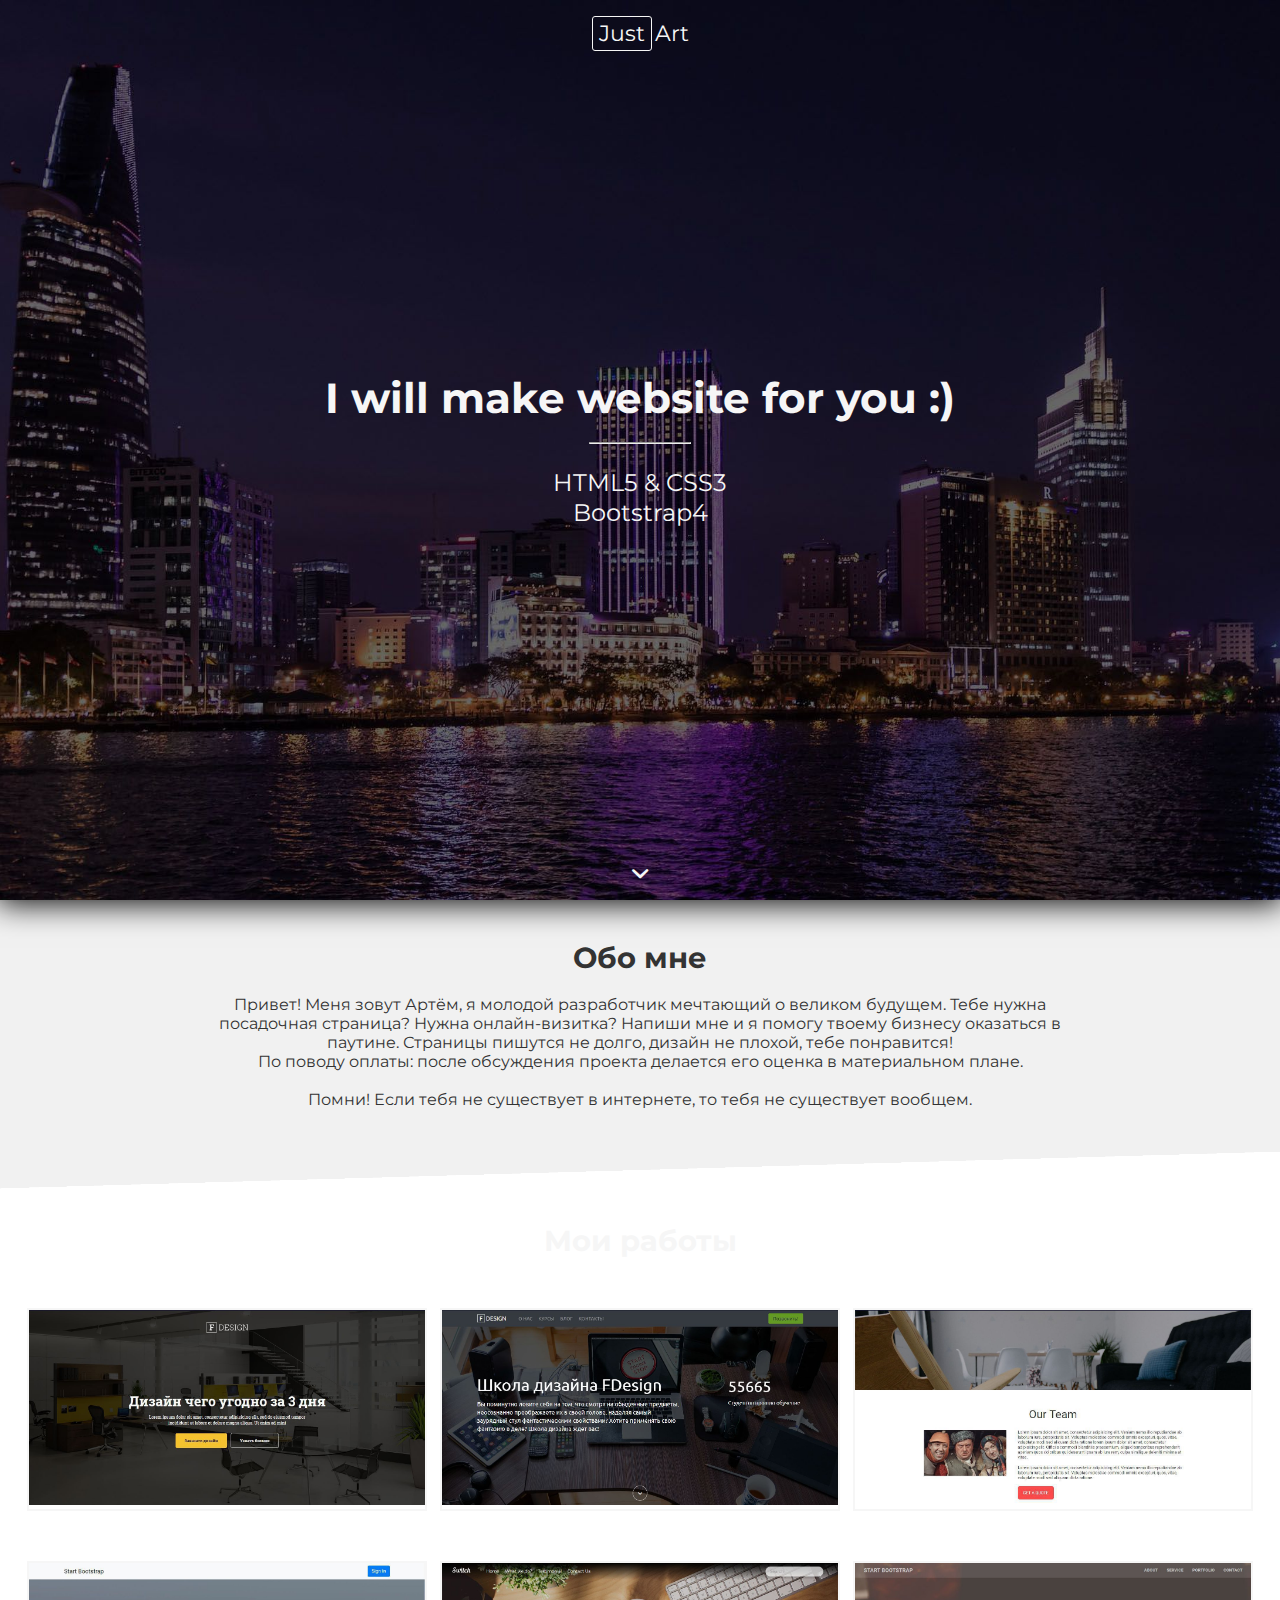
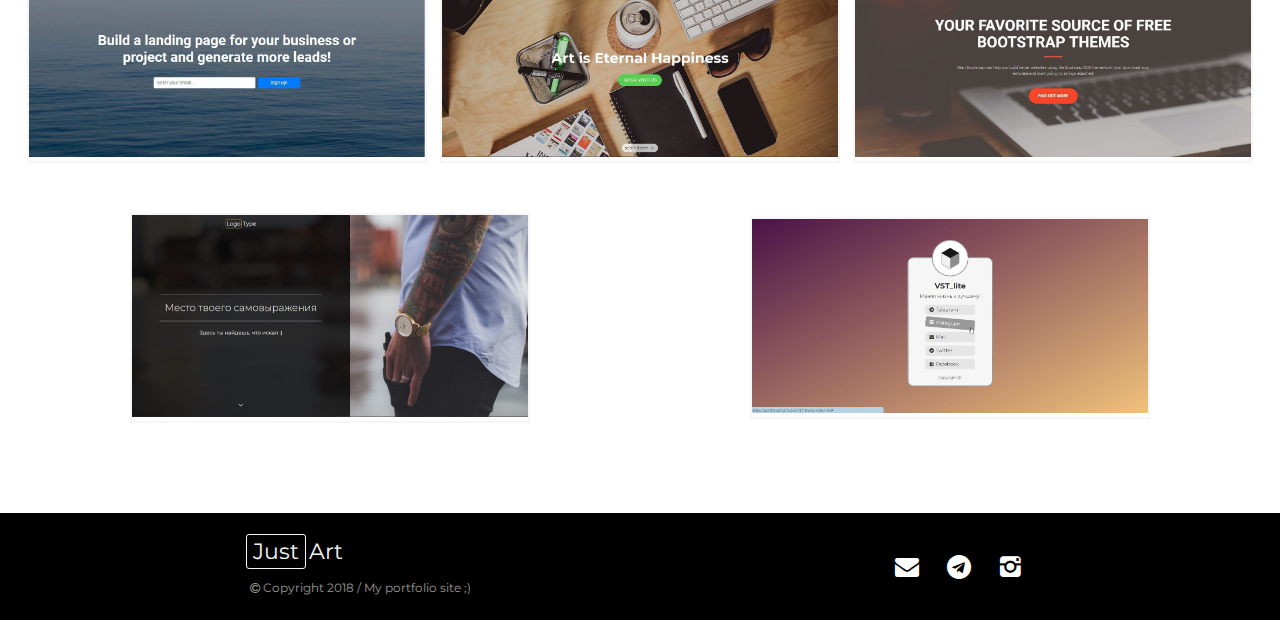
<file: index.html>
<!DOCTYPE html>
<html lang="en">
<head>
	<meta http-equiv="X-UA-Compatible" content="IE=edge">
    <meta name="viewport" content="width=device-width, initial-scale=1">
	<meta charset="UTF-8">
	<title>Portfolio Page</title>
	<link href="https://fonts.googleapis.com/css?family=Montserrat:300,400,700&amp;subset=cyrillic" rel="stylesheet">
	<link rel="stylesheet" href="css/fontello-embedded.css">
	<link rel="stylesheet" href="css/style.css">
</head>
<body>
	
	<section id="header">
		<a href="index.html" class="logo"><span>Just</span>Art</a>
		<div class="offer">
			<h1>I will make website for you :)</h1>
			<hr/>
			<p>HTML5 & CSS3 <br>Bootstrap4</p>
		</div>
		<a href="#about-me" class="arrow-down"><i class="icon-down"></i></a>
	</section>

	<section id="about-me" class="main-section">
		<div class="section-header">
			<h2>Обо мне</h2>
		</div>
		<div class="about-me-text">
			Привет! Меня зовут Артём, я молодой разработчик мечтающий о великом будущем. Тебе нужна посадочная страница? Нужна онлайн-визитка? Напиши мне и я помогу твоему бизнесу оказаться в паутине. Страницы пишутся не долго, дизайн не плохой, тебе понравится! <br> По поводу оплаты: после обсуждения проекта делается его оценка в материальном плане. <br><br>
			Помни! Если тебя не существует в интернете, то тебя не существует вообщем. <br>
		</div>
	</section>

	<section id="my-portfolio">
		<img src="img/www.png" class="www" alt="">
		<div class="section-header">
			<h2>Мои работы</h2>
		</div>
		<div class="work-boxes">
			<a target="_blank" href="projects/FDesign/index.html" class="work">
				<img src="img/projects photo/1 (3).jpg" alt="">
				<div class="wrapper"><h3>FDesign</h3></div>
			</a>
			<a target="_blank" href="projects/FDesign(School)/index.html" class="work">
				<img src="img/projects photo/1 (2).jpg" alt="">
				<div class="wrapper"><h3>FDesign (School)</h3></div>
			</a>
			<a target="_blank" href="projects/Practical L-Page/index.html" class="work">
				<img src="img/projects photo/1 (4).jpg" alt="">
				<div class="wrapper"><h3>Practical Landing Page</h3></div>
			</a>
			<a target="_blank" href="projects/Start-Bootstrap(lp)/index.html" class="work">
				<img src="img/projects photo/1 (1).jpg" alt="">
				<div class="wrapper"><h3>Start Bootstrap</h3></div>
			</a>
			<a target="_blank" href="projects/Switch/index.html" class="work">
				<img src="img/projects photo/1 (5).jpg" alt="">
				<div class="wrapper"><h3>Switch</h3></div>
			</a>
			<a target="_blank" href="projects/Start Bootstrap/index.html" class="work">
				<img src="img/projects photo/1 (6).jpg" alt="">
				<div class="wrapper"><h3>Start Bootstrap</h3></div>
			</a>
			<a target="_blank" href="projects/myshop/index.html" class="work">
				<img src="img/projects photo/1 (7).jpg" alt="">
				<div class="wrapper"><h3>Wear</h3></div>
			</a>
			<a target="_blank" href="projects/VST Studio/index.html" class="work">
				<img src="img/projects photo/1 (8).jpg" alt="">
				<div class="wrapper"><h3>VST Studio</h3></div>
			</a>
		</div>
	</section>

	<section id="footer">
		<div class="copyright">
			<a href="index.html"><span>Just</span>Art</a>
			<p><i class="icon-copyright"></i>Copyright 2018 / My portfolio site ;)</p>
		</div>
		<div class="community">
			<a target="_blank" href="mailto:justart984@mail.ru"><i class="icon-mail"></i></a>
			<a target="_blank" href="https://t.me/ice30_02"><i class="icon-tg"></i></a>
			<a target="_blank" href="https://www.instagram.com/ice30_02/"><i class="icon-inst"></i></a>
		</div>
	</section>

</body>
</html>
</file>
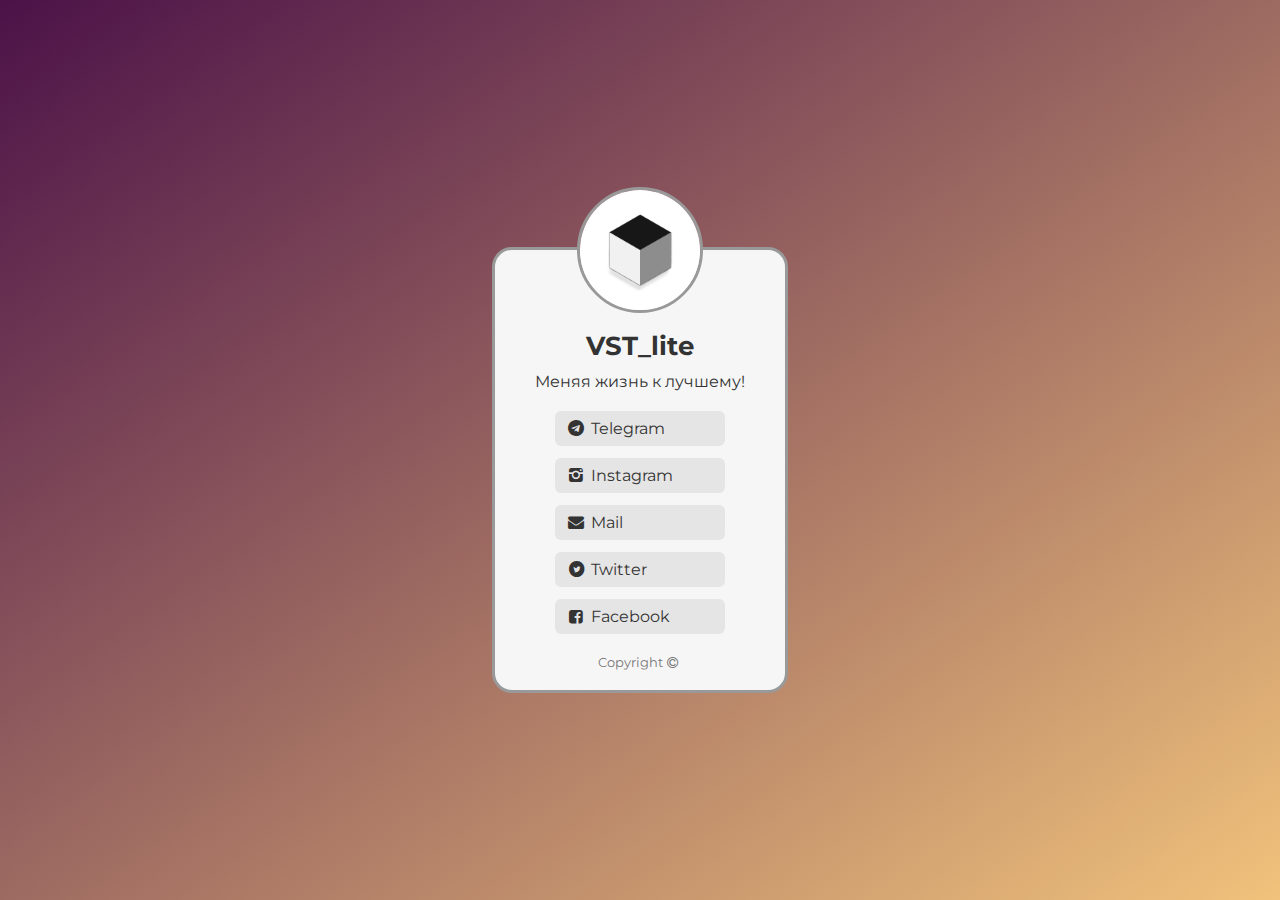
<file: VST Studio/index.html>
<!DOCTYPE html>
<html lang="en">
<head>
	<meta http-equiv="X-UA-Compatible" content="IE=edge">
    <meta name="viewport" content="width=device-width, initial-scale=1">
	<meta charset="UTF-8">
	<title>VST Studio || Support</title>
	<link href="https://fonts.googleapis.com/css?family=Montserrat:300,400,700|Open+Sans:300,400,700|Roboto:300,400,700|Ubuntu:300,400,700&amp;subset=cyrillic" rel="stylesheet">
	<link rel="stylesheet" href="css/fontello-embedded.css">
	<link rel="stylesheet" href="css/style.css">
</head>
<body>
	
	<section id="main">
		
		<div class="support-box-main">
			<div class="clear"></div><!== Для работы Flex==>
			<div class="logo-avatar">
				<img src="img/logo.jpg" alt="Logo Avatar">
			</div>
			<div class="offer-box">
				<h1>VST_lite</h1>
				<p>Меняя жизнь к лучшему!</p>
			</div>
			<div class="support-links">
				<a href="#" class="support-link transition">
					<i class="icon-tg"></i> Telegram
				</a>
				<a href="#" class="support-link transition">
					<i class="icon-insta"></i> Instagram
				</a>
				<a href="#" class="support-link transition">
					<i class="icon-mail"></i> Mail
				</a>
				<a href="#" class="support-link transition">
					<i class="icon-twitter"></i> Twitter
				</a>
				<a href="#" class="support-link transition">
					<i class="icon-facebook"></i> Facebook
				</a>
			</div>
			<div class="footer">
				<p>Copyright<i class="icon-copyright"></i></p>
			</div>
		</div>

	</section>

</body>
</html>
</file>
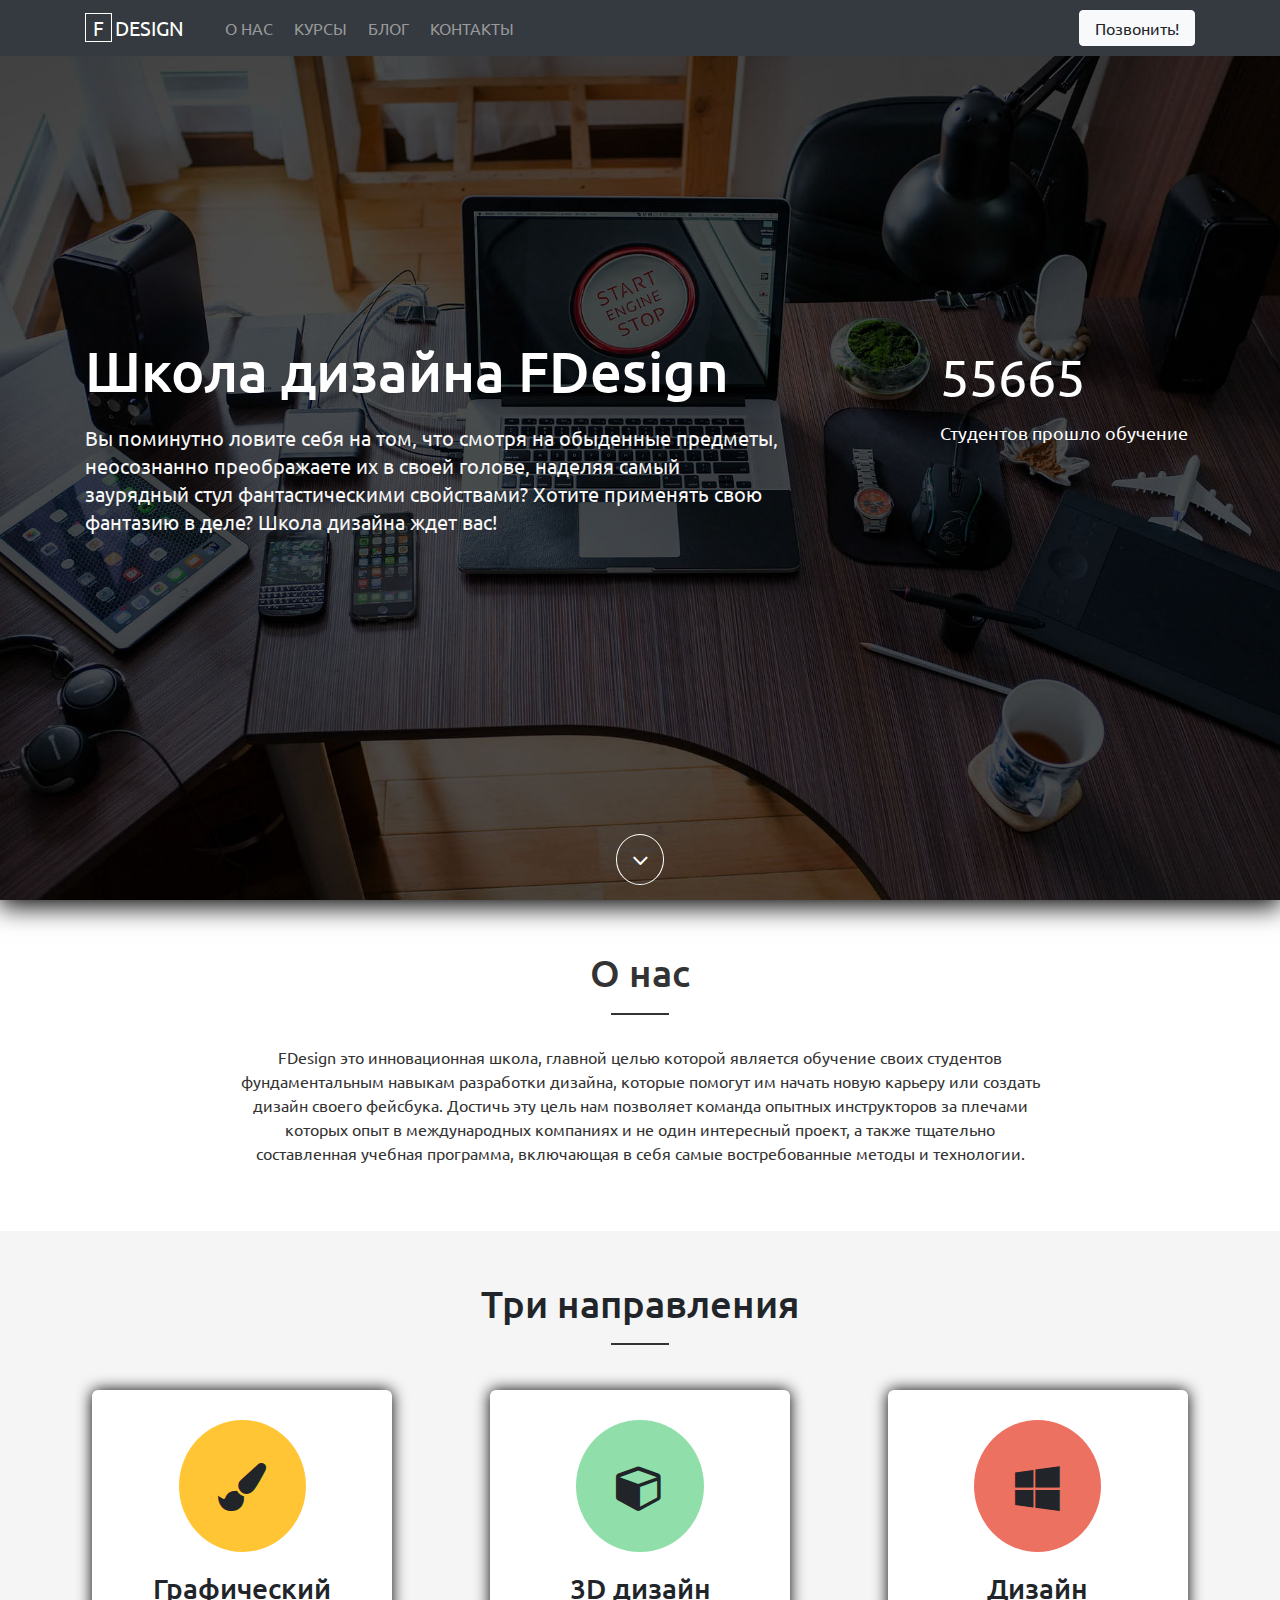
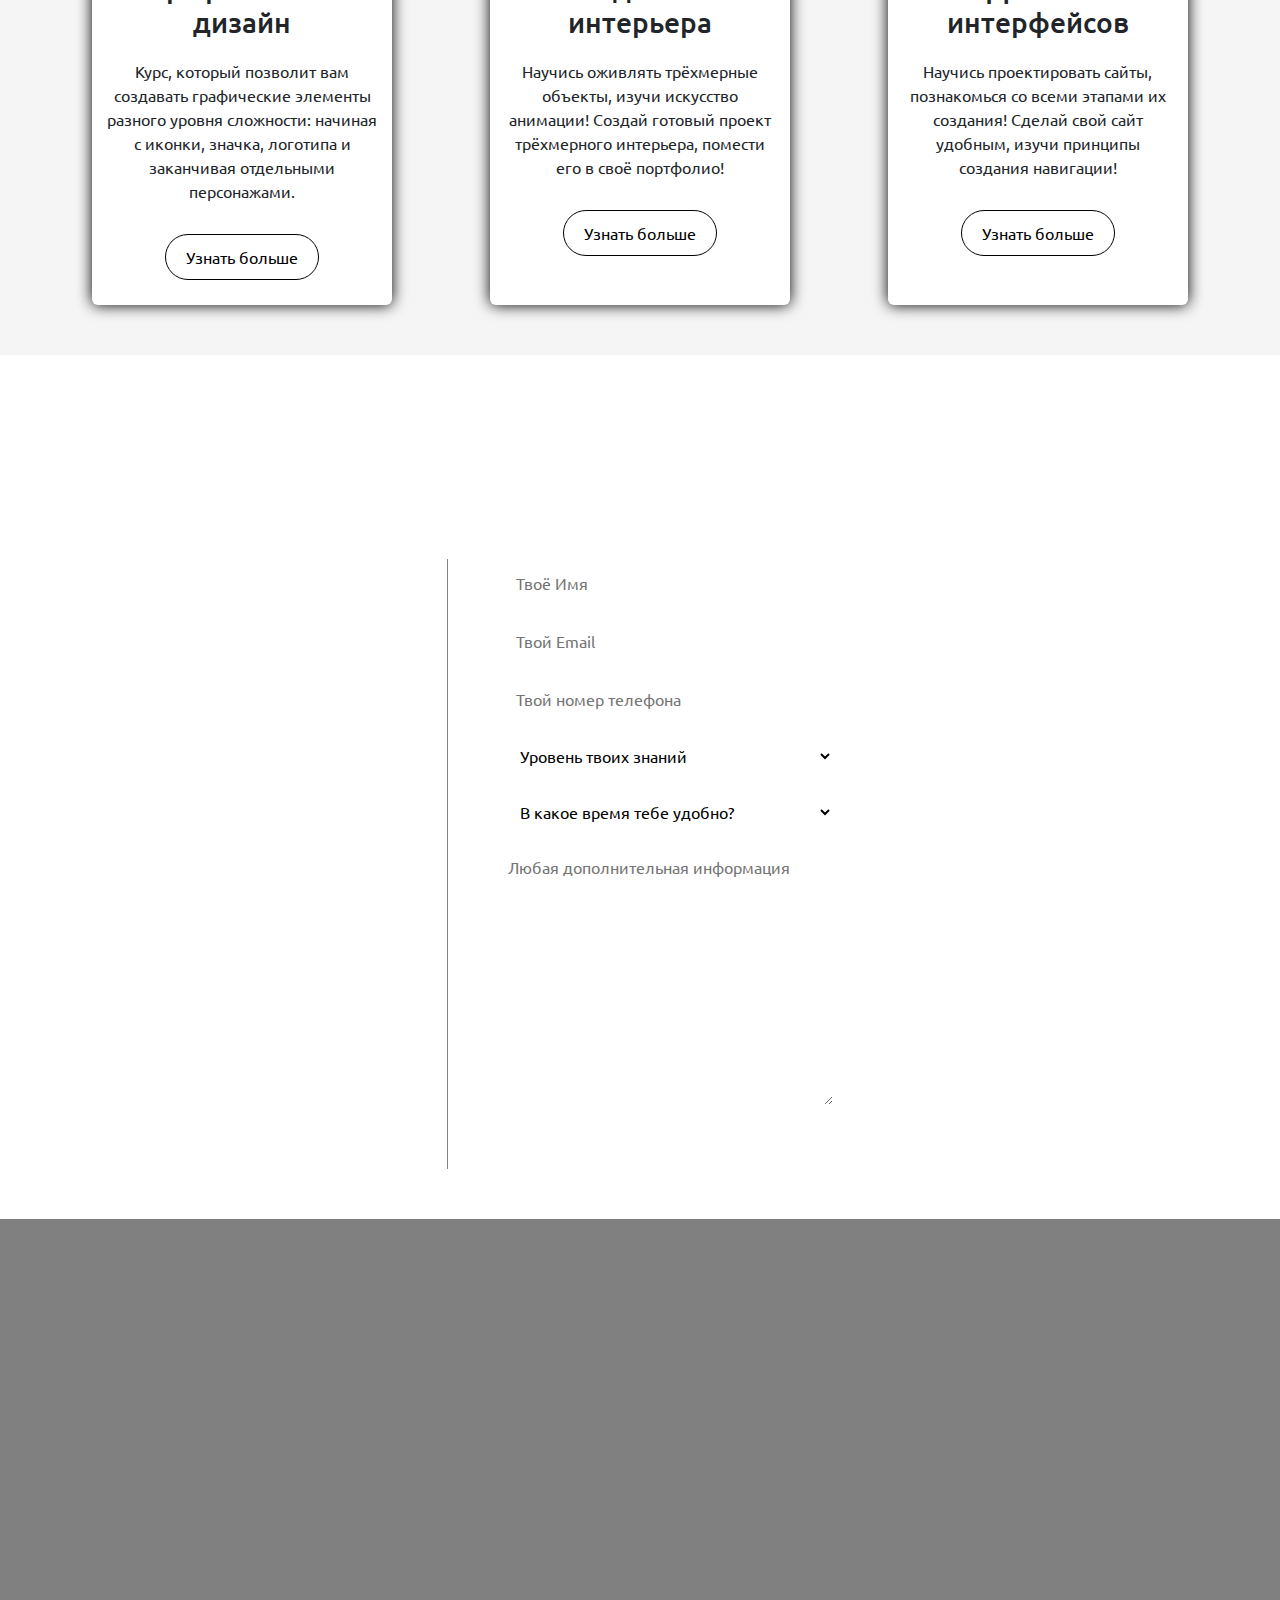
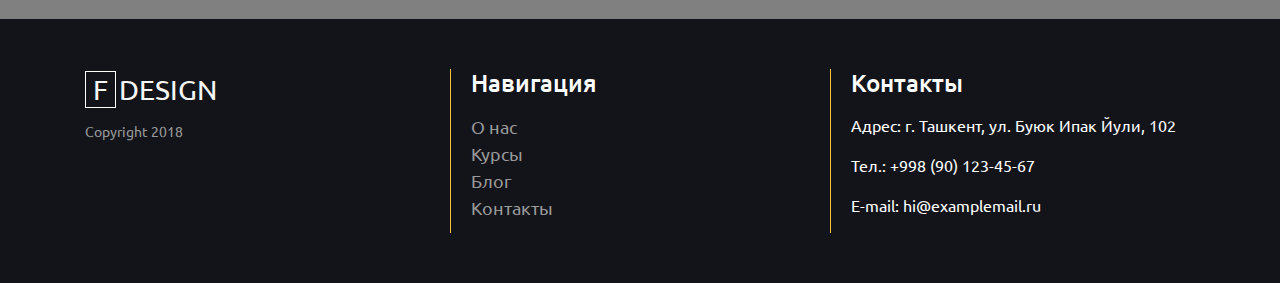
<file: projects/FDesign(School)/index.html>
<!DOCTYPE html>
<html lang="en">
<head>
	<meta charset="UTF-8">
	<meta name="viewport" content="width=device-width, initial-scale=1.0">
	<title>My LandPage</title>
	<link rel="stylesheet" href="css/fontello-embedded.css">
	<link rel="stylesheet" href="css/bootstrap.min.css">
	<link rel="stylesheet" href="css/style.css">
	<link href="https://fonts.googleapis.com/css?family=Ubuntu:300,400,700&amp;subset=cyrillic" rel="stylesheet">
	<script src="https://code.jquery.com/jquery-3.2.1.slim.min.js" integrity="sha384-KJ3o2DKtIkvYIK3UENzmM7KCkRr/rE9/Qpg6aAZGJwFDMVNA/GpGFF93hXpG5KkN" crossorigin="anonymous"></script>
	<script src="https://maxcdn.bootstrapcdn.com/bootstrap/4.0.0/js/bootstrap.min.js" integrity="sha384-JZR6Spejh4U02d8jOt6vLEHfe/JQGiRRSQQxSfFWpi1MquVdAyjUar5+76PVCmYl" crossorigin="anonymous"></script>
	<script>document.write('<script src="http://' + (location.host || 'localhost').split(':')[0] + ':35729/livereload.js?snipver=1"></' + 'script>')</script>
</head>
<body>
	
	<section id="header">
		<nav class="navbar navbar-expand-lg navbar-dark bg-dark">
			<div class="container">
			  <a class="navbar-brand" href="#">
				<span>F</span>DESIGN
			  </a>
			  <button class="navbar-toggler" type="button" data-toggle="collapse" data-target="#navbarSupportedContent" aria-controls="navbarSupportedContent" aria-expanded="false" aria-label="Toggle navigation">
			    <span class="navbar-toggler-icon"></span>
			  </button>

			  <div class="collapse navbar-collapse" id="navbarSupportedContent">
			    <ul class="navbar-nav mr-auto">
			   		<li class="nav-item">
			    		<a class="nav-link" href="#">О НАС</a>
			    	</li>
			    	<li class="nav-item">
			    		<a class="nav-link" href="#">КУРСЫ</a>
			    	</li>
			    	<li class="nav-item">
			    		<a class="nav-link" href="#">БЛОГ</a>
			    	</li>
			    	<li class="nav-item">
			    		<a class="nav-link" href="#">КОНТАКТЫ</a>
			    	</li>
			    </ul>
			    <form class="form-inline my-2 my-lg-0">
			      <button class="btn btn-light my-2 my-sm-0" type="submit">Позвонить!</button>
			    </form>
			  </div>
			</div>
		</nav>
		<div class="container offer-content">
			<div class="row">
				<div class="offer col-sm-9">
					<h1 class="offer-title-header">Школа дизайна FDesign</h1>
					<p class="text-offer">Вы поминутно ловите себя на том, что смотря на обыденные предметы, неосознанно преображаете их в своей голове, наделяя самый заурядный стул фантастическими свойствами? Хотите применять свою фантазию в деле? Школа дизайна ждет вас!</p>
				</div>
				<div class="custom col-sm-3">
					<p class="number-header-custom">55665</p>
					<p class="custom-text">Студентов прошло обучение</p>
				</div>
			</div>
		</div>
		<div class="scroll-down">
			<i class="icon-angle-down"></i>
		</div>
	</section>
	<section id="about-us" class="main-section">
		<div class="main-header">
			<h2>О нас</h2>
			<hr class="line">
		</div>
		<div class="content-about-us">
			<p>FDesign это инновационная школа, главной целью которой является обучение своих студентов фундаментальным навыкам разработки дизайна, которые помогут им начать новую карьеру или создать дизайн своего фейсбука. Достичь эту цель нам позволяет команда опытных инструкторов за плечами которых опыт в международных компаниях и не один интересный проект, а также тщательно составленная учебная программа, включающая в себя самые востребованные методы и технологии.</p>
		</div>
	</section>
	<section id="courses" class="main-section">
		<div class="main-header">
			<h2>Три направления</h2>
			<hr class="line">
		</div>
		<div class="container-boxes">
			<div class="box-course col-sm-4">
				<div class="icon-item-box yellow-box">
					<i class="icon-brush"></i>
				</div>
				<h3>Графический дизайн</h3>
				<p>Курс, который позволит вам создавать графические элементы разного уровня сложности: начиная с иконки, значка, логотипа и заканчивая отдельными персонажами.</p>
				<a href="#" class="btn-course-box yellow-btn">Узнать больше</a>
			</div>
			<div class="box-course col-sm-4">
				<div class="icon-item-box green-box">
					<i class="icon-cube"></i>
				</div>
				<h3>3D дизайн интерьера</h3>
				<p>Научись оживлять трёхмерные объекты, изучи искусство анимации! Создай готовый проект трёхмерного интерьера, помести его в своё портфолио!</p>
				<a href="#" class="btn-course-box green-btn">Узнать больше</a>
			</div>
			<div class="box-course col-sm-4">
				<div class="icon-item-box red-box">
					<i class="icon-windows"></i>
				</div>
				<h3>Дизайн интерфейсов</h3>
				<p>Научись проектировать сайты, познакомься со всеми этапами их создания! Сделай свой сайт удобным, изучи принципы создания навигации!</p>
				<a href="#" class="btn-course-box red-btn">Узнать больше</a>
			</div>
		</div>
	</section>
	<section id="contacts" class="main-section">
		<div class="main-header">
			<h2>Не теряй времени!</h2>
			<hr class="line-contacts">
			<p>Заполни форму и один из наших специалистов свяжется с тобой.</p>
		</div>
		<div class="form">
			<form class="form-main">
				<input type="text" placeholder="Твоё Имя" class="input">
				<input type="email" placeholder="Твой Email" class="input">
				<input type="tel" placeholder="Твой номер телефона" class="input">
				<select name="" id="" class="select">
					<option select value="">Уровень твоих знаний</option>
					<option select value="">Чайник</option>
					<option select value="">Продвинутый пользователь ПК</option>
				</select>
				<select name="" id="" class="select">
					<option select value="">В какое время тебе удобно?</option>
					<option select value="">Утром</option>
					<option select value="">Днём</option>
					<option select value="">Вечером</option>
				</select>
				<textarea name="" id="" cols="30" rows="10" class="textarea" placeholder="Любая дополнительная информация"></textarea>
				<input type="submit" class="btn">
			</form>
		</div>
	</section>
	<section id="map">
		<script type="text/javascript" charset="utf-8" async src="https://api-maps.yandex.ru/services/constructor/1.0/js/?um=constructor%3A89b1efe1be02f9ea4df807da7c1fe11557e417a37b2174bc12b453815428d3a3&amp;width=100%25&amp;height=400&amp;lang=ru_RU&amp;scroll=true"></script>
	</section>
	<section id="footer" class="main-section">
		<div class="container">
			<div class="row">
				<div class="cpu-footer col-sm-4">
					<a class="logo-footer" href="#">
						<span>F</span>DESIGN
					</a>
					<p>Copyright 2018</p>
				</div>
				<div class="nav-footer footer-box col-sm-4">
					<h4>Навигация</h4>
					<ul>
						<li><a href="#">О нас</a></li>
						<li><a href="#">Курсы</a></li>
						<li><a href="#">Блог</a></li>
						<li><a href="#">Контакты</a></li>
					</ul>
				</div>
				<div class="contacts-footer footer-box col-sm-4">
					<h4>Контакты</h4>
					<ul>
						<li>
							<p>Адрес: г. Ташкент, ул. Буюк Ипак Йули, 102</p>
						</li>
						<li>
							<p>Тел.: +998 (90) 123-45-67</p>
						</li>
						<li>
							<p>E-mail: hi@examplemail.ru</p>
						</li>
					</ul>
				</div>
			</div>
		</div>
	</section>
</body>
</html>
</file>
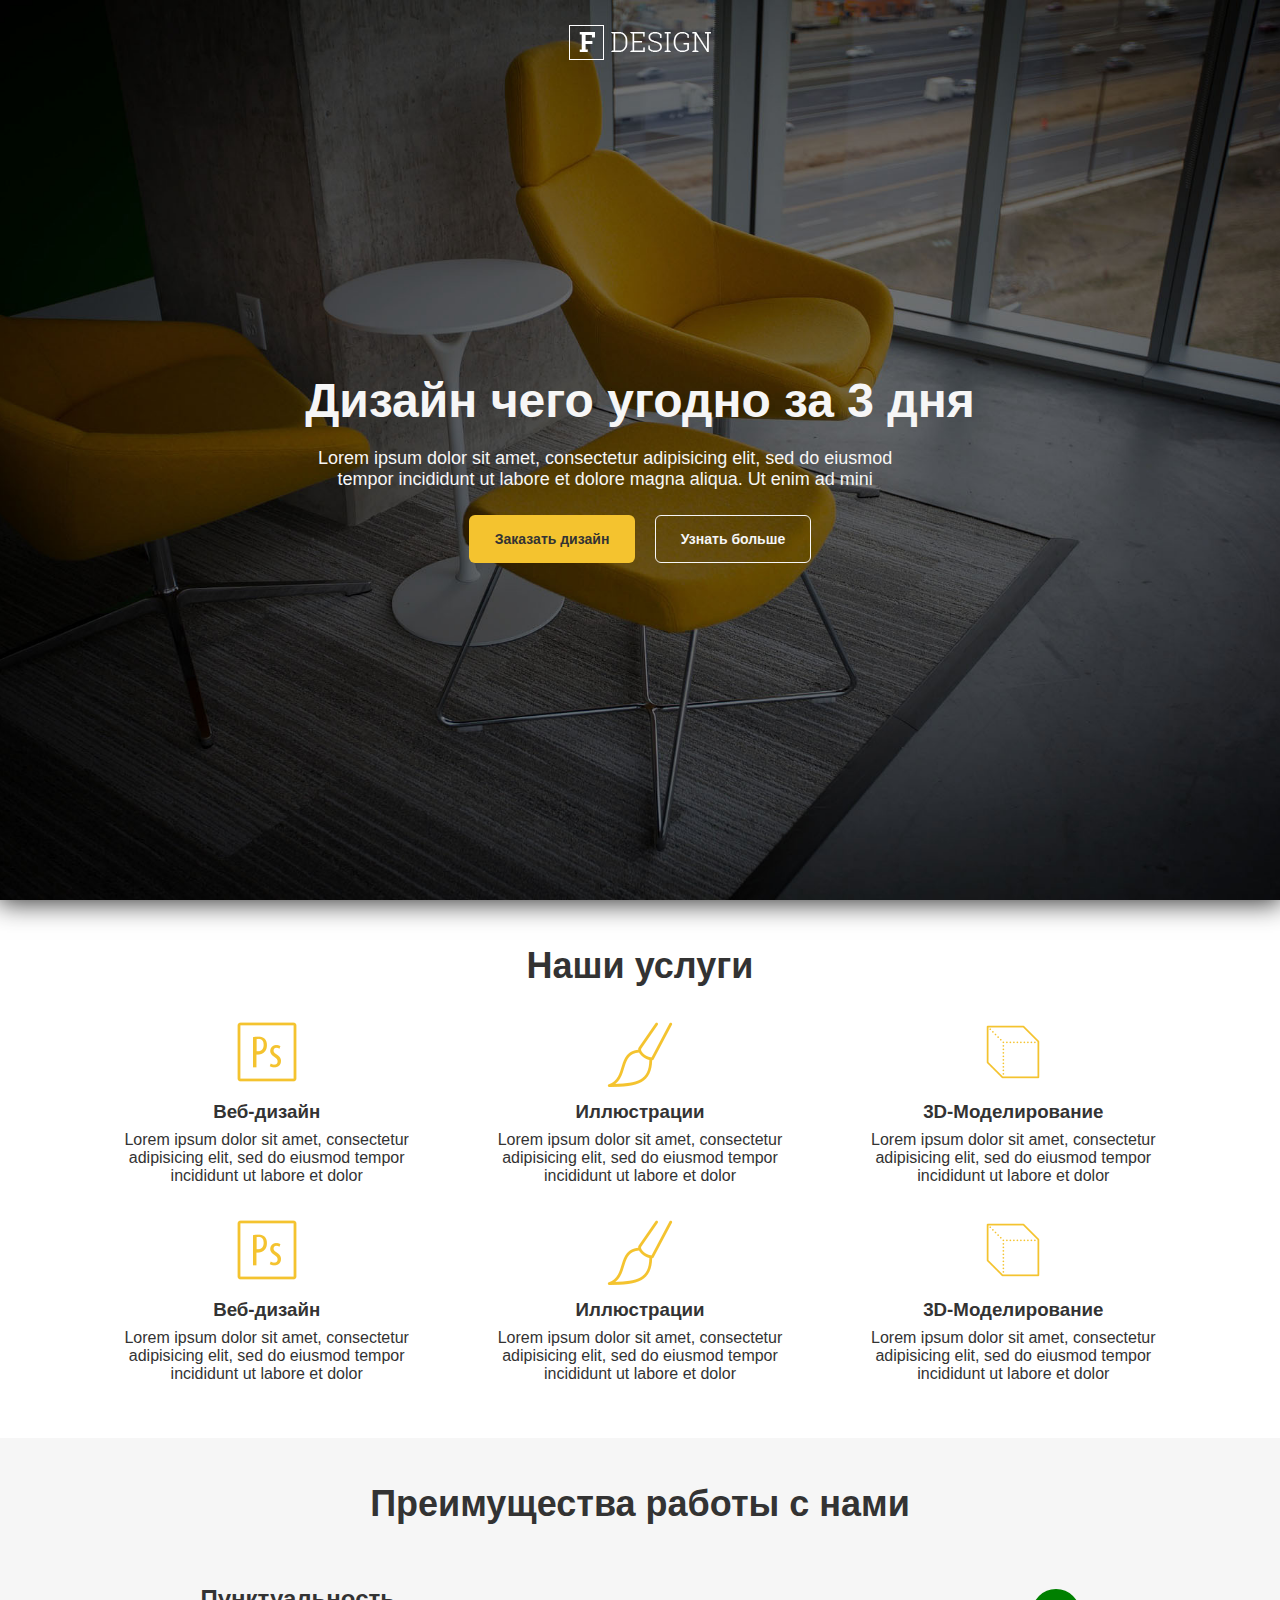
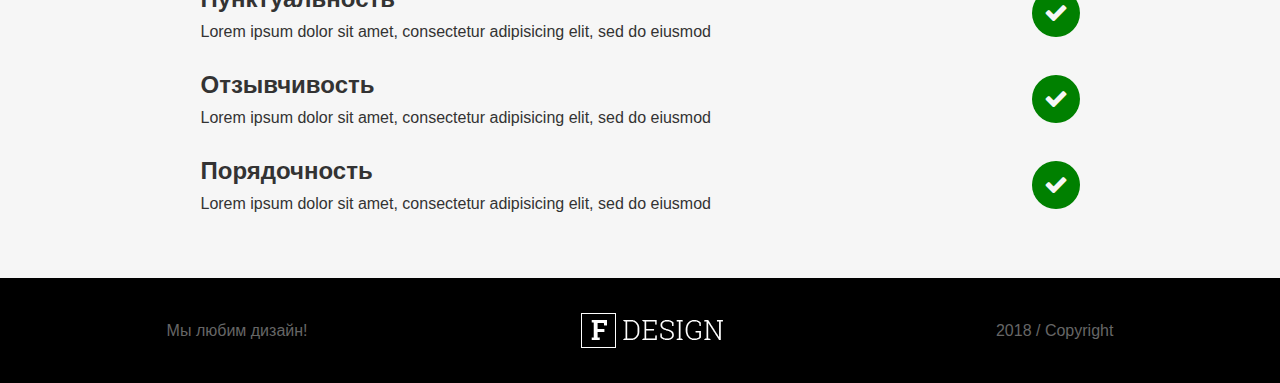
<file: projects/FDesign/index.html>
<!DOCTYPE html>
<html lang="ru">
  <head>
    <meta charset="utf-8">
    <meta http-equiv="X-UA-Compatible" content="IE=edge">
    <meta name="viewport" content="width=device-width, initial-scale=1">
    <title>FDESIGN</title>
    <link href="https://fonts.googleapis.com/css?family=Roboto+Slab:400,700&amp;subset=cyrillic" rel="stylesheet">
    <link rel="stylesheet" href="css/fontello-embedded.css">
    <link href="css/style.css" rel="stylesheet">
  </head>
  <body>

    <section id="header">
      <img src="img/logo.png" alt="Logo">
      <div class="offer">
        <h1>Дизайн чего угодно за 3 дня</h1>
        <p>Lorem ipsum dolor sit amet, consectetur adipisicing elit, sed do eiusmod tempor incididunt ut labore et dolore magna aliqua. Ut enim ad mini</p>
        <a href="" class="btn-offer-main button">Заказать дизайн</a>
        <a href="#our-services" class="btn-offer-second button">Узнать больше</a>
      </div>
      <div class="clear"></div><!==Для работы Flex box==>
    </section>

    <section id="our-services" class="main-section">
      <div class="section-header">
        <h2>Наши услуги</h2>
      </div>
      <div class="services-div">
        <div class="service-box">
          <img src="img/icon/PS.png" alt="icon">
          <h3>Веб-дизайн</h3>
          <p>Lorem ipsum dolor sit amet, consectetur adipisicing elit, sed do eiusmod tempor incididunt ut labore et dolor</p>
        </div>
        <div class="service-box">
          <img src="img/icon/Brush.png" alt="icon">
          <h3>Иллюстрации</h3>
          <p>Lorem ipsum dolor sit amet, consectetur adipisicing elit, sed do eiusmod tempor incididunt ut labore et dolor</p>
        </div>
        <div class="service-box">
          <img src="img/icon/Kub.png" alt="icon">
          <h3>3D-Моделирование</h3>
          <p>Lorem ipsum dolor sit amet, consectetur adipisicing elit, sed do eiusmod tempor incididunt ut labore et dolor</p>
        </div>
      </div>
      <div class="services-div">
        <div class="service-box">
          <img src="img/icon/PS.png" alt="icon">
          <h3>Веб-дизайн</h3>
          <p>Lorem ipsum dolor sit amet, consectetur adipisicing elit, sed do eiusmod tempor incididunt ut labore et dolor</p>
        </div>
        <div class="service-box">
          <img src="img/icon/Brush.png" alt="icon">
          <h3>Иллюстрации</h3>
          <p>Lorem ipsum dolor sit amet, consectetur adipisicing elit, sed do eiusmod tempor incididunt ut labore et dolor</p>
        </div>
        <div class="service-box">
          <img src="img/icon/Kub.png" alt="icon">
          <h3>3D-Моделирование</h3>
          <p>Lorem ipsum dolor sit amet, consectetur adipisicing elit, sed do eiusmod tempor incididunt ut labore et dolor</p>
        </div>
      </div>
    </section>

    <section id="advantages" class="main-section">
      <div class="section-header">
        <h2>Преимущества работы с нами</h2>
      </div>
      <div class="advantages-div">
        <ol class="list-advantages" start="01">
          <li>
            <div class="list-content">
              <h3>Пунктуальность</h3>
              <p>Lorem ipsum dolor sit amet, consectetur adipisicing elit, sed do eiusmod</p>
            </div>
            <i class="icon-ok"></i>
          </li>
          <li>
            <div class="list-content">
              <h3>Отзывчивость</h3>
              <p>Lorem ipsum dolor sit amet, consectetur adipisicing elit, sed do eiusmod</p>
            </div>
            <i class="icon-ok"></i>
          </li>
          <li>
            <div class="list-content">
              <h3>Порядочность</h3>
              <p>Lorem ipsum dolor sit amet, consectetur adipisicing elit, sed do eiusmod</p>
            </div>
            <i class="icon-ok"></i>
          </li>
        </ol>
      </div>
    </section>

    <section id="map">
      <script type="text/javascript" charset="utf-8" async src="https://api-maps.yandex.ru/services/constructor/1.0/js/?um=constructor%3A4ca5ba024feab21cab988c0fe13184429ce27888d85a0077dd6634c87b46e219&amp;width=100%25&amp;height=400&amp;lang=ru_RU&amp;scroll=true"></script>
    </section>

    <section id="footer">
      <div class="footer-content">
        <p>Мы любим дизайн!</p>
        <img src="img/logo.png" alt="logo">
        <p>2018 / Copyright</p>
      </div>
    </section>

  </body>
</html>
</file>
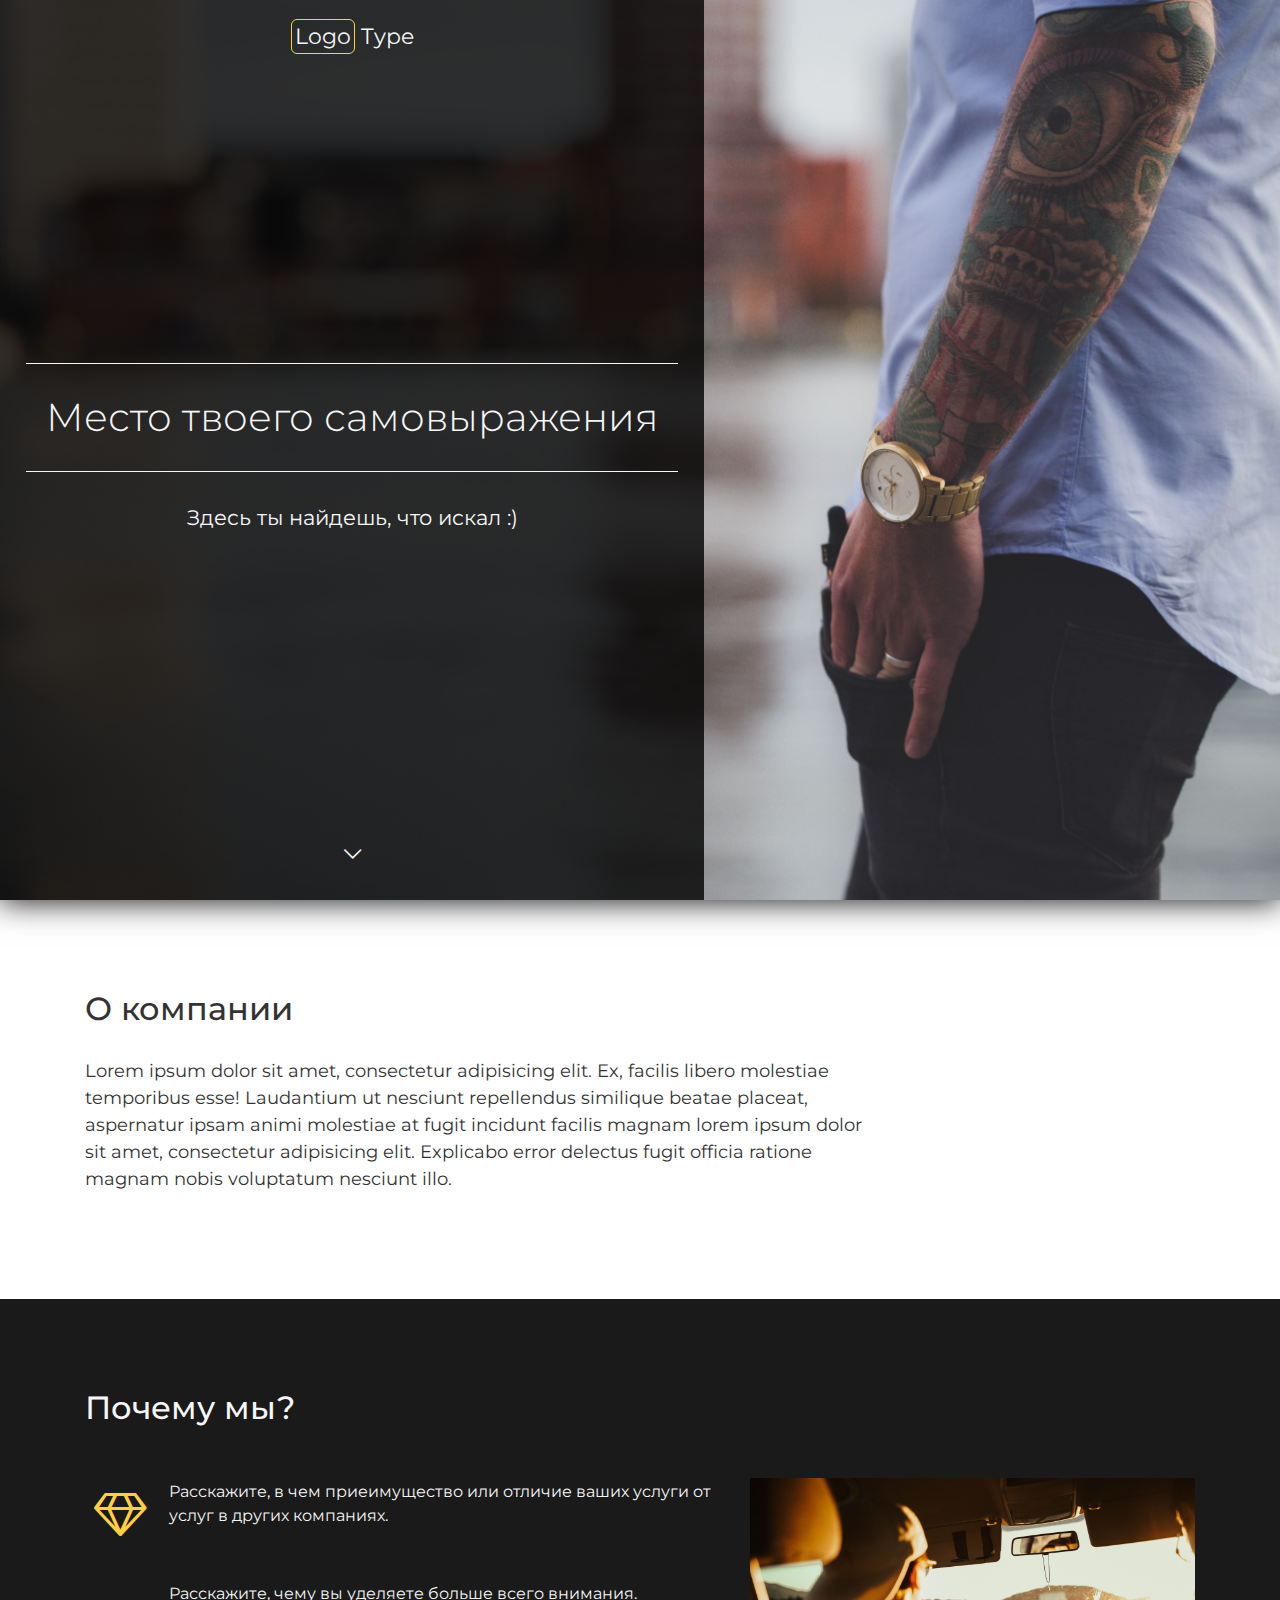
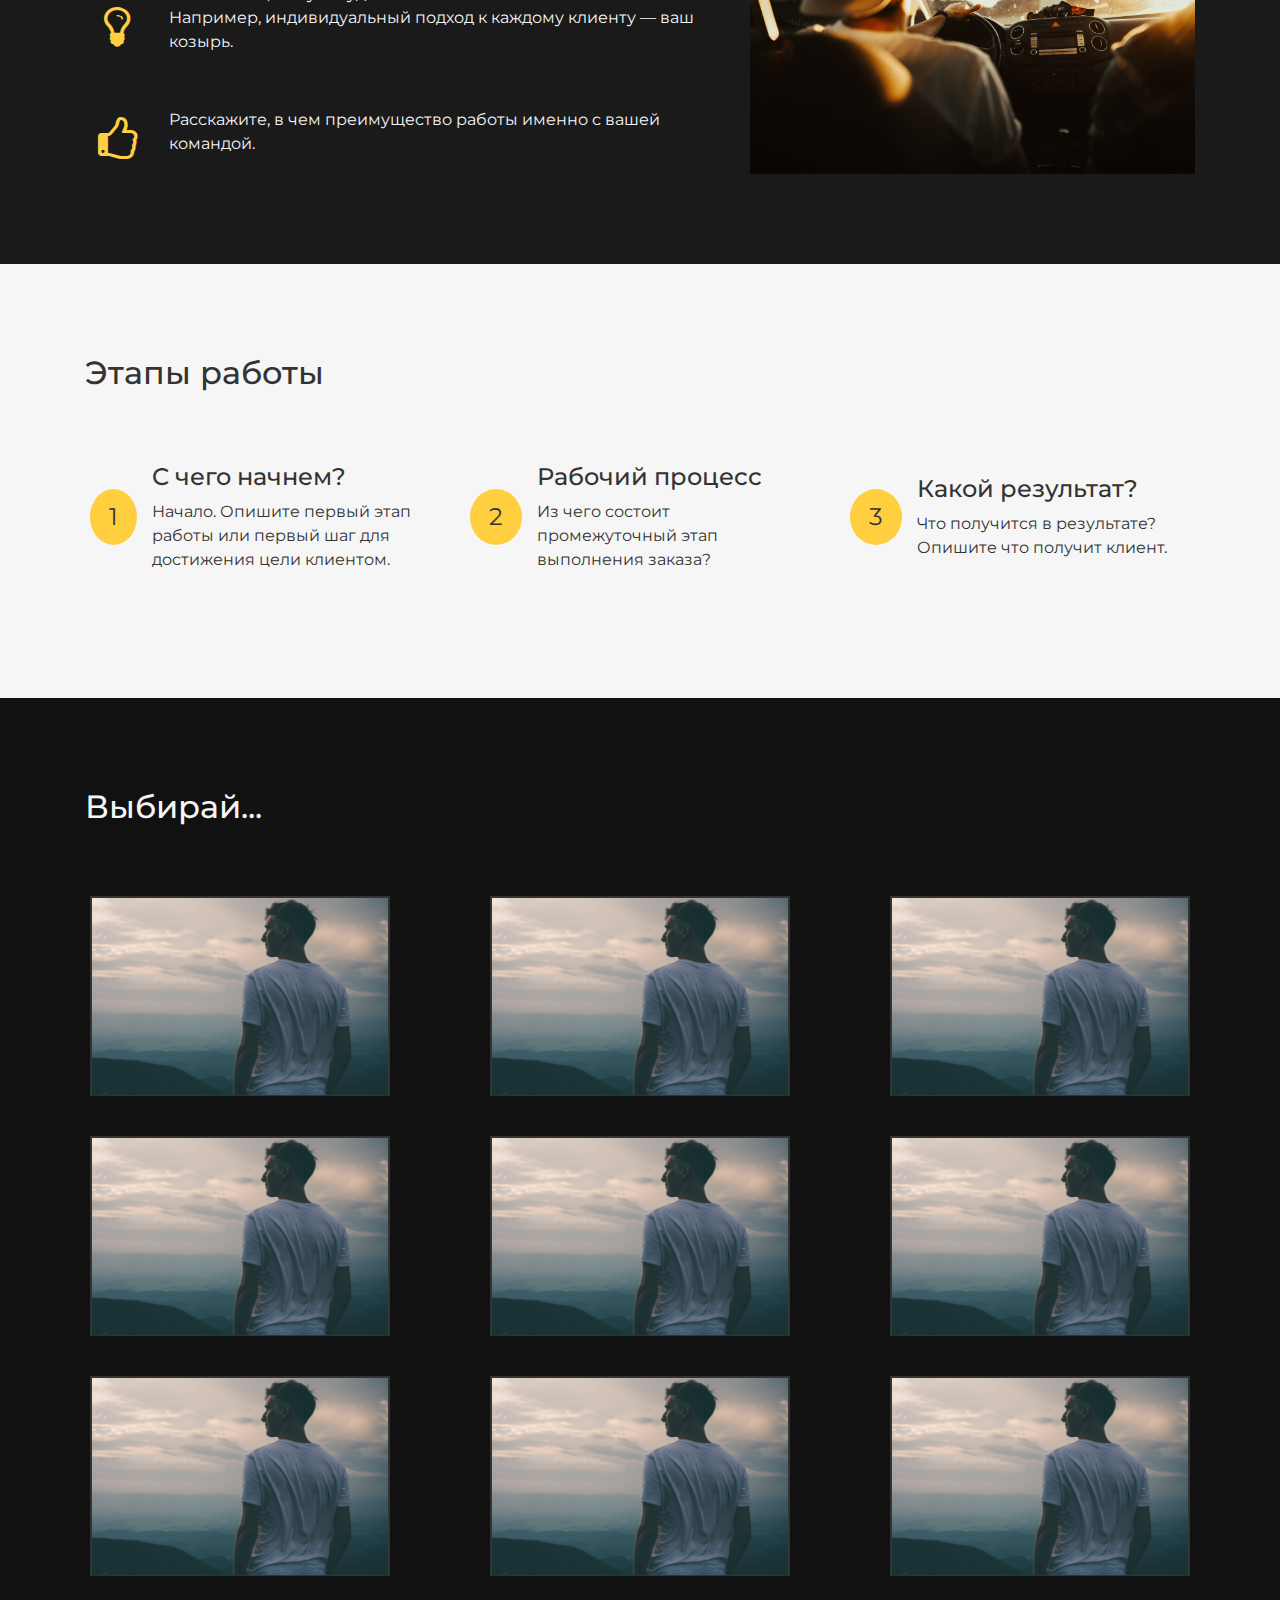
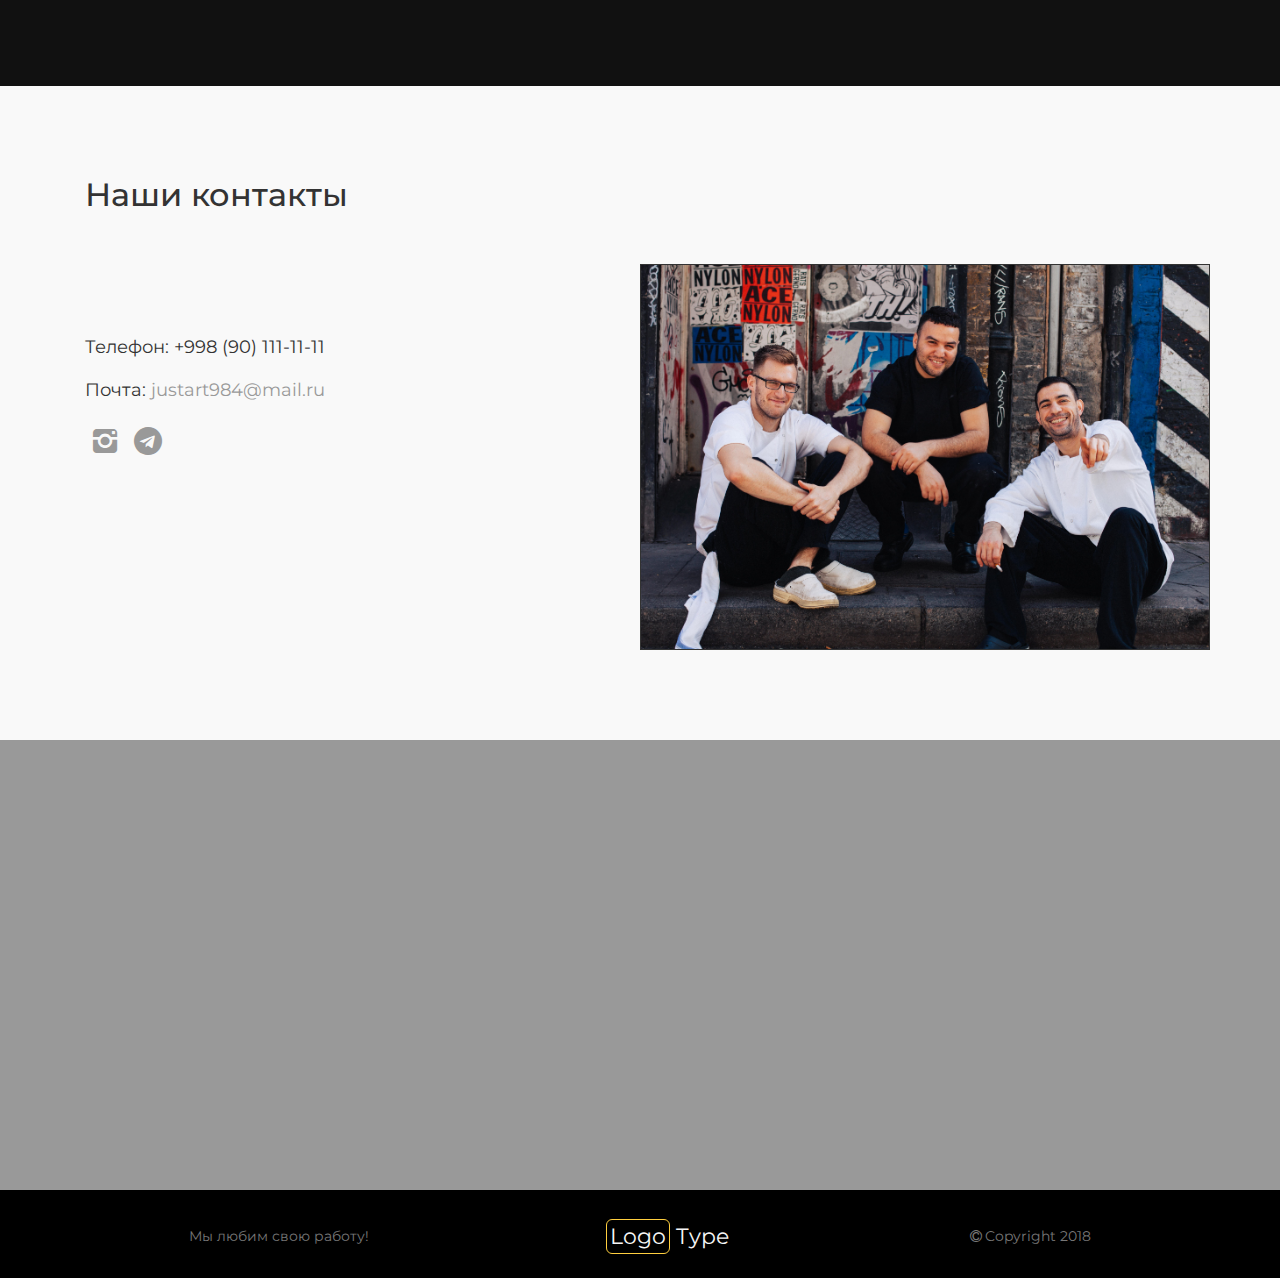
<file: projects/myshop/index.html>
<!DOCTYPE html>
<html lang="en">
<head>
	<meta http-equiv="X-UA-Compatible" content="IE=edge">
    <meta name="viewport" content="width=device-width, initial-scale=1">
	<meta charset="UTF-8">
	<title>LOGO</title>
	<link rel="stylesheet" href="css/bootstrap.min.css">
	<link rel="stylesheet" href="css/custom.css">
	<link rel="stylesheet" href="css/animation.css">
	<link rel="stylesheet" href="css/fontello-embedded.css">
	<link href="https://fonts.googleapis.com/css?family=Montserrat:300,400,700&amp;subset=cyrillic" rel="stylesheet">
	<script src="js/jquery-3.3.1.min.js"></script>
	<script src="js/bootstrap.min.js"></script>
</head>
<body>
	
	<section id="header">
		<div class="header-title">
			<a class="logo transition" href="index.html"><span>Logo</span> Type</a>
			<div class="offer">
				<h1>Место твоего самовыражения</h1>
				<p>Здесь ты найдешь, что искал :)</p>
			</div>
			<div class="clear"></div><!==для работы FlexBox==>
			<a class="scroll-down transition" href="#about-us"><i class="icon-down-arrow"></i></a>
		</div>
		<div class="clear"></div><!==для работы FlexBox==>
	</section>

	
	<section id="about-us" class="main-section">
		<div class="container">
			<div class="section-header">
				<h2>О компании</h2>
			</div>
			<div class="about-us-content">
				<p>Lorem ipsum dolor sit amet, consectetur adipisicing elit. Ex, facilis libero molestiae temporibus esse! Laudantium ut nesciunt repellendus similique beatae placeat, aspernatur ipsam animi molestiae at fugit incidunt facilis magnam lorem ipsum dolor sit amet, consectetur adipisicing elit. Explicabo error delectus fugit officia ratione magnam nobis voluptatum nesciunt illo.</p>
			</div>
		</div>
	</section>

	<section id="why-we" class="main-section">
		<div class="container">
			<div class="section-header">
				<h2>Почему мы?</h2>
			</div>
			<div class="why-we-content">
				<div class="row">
					<div class="benefits-list col-md-7">
						<div class="benefit">
							<i class="icon-diamond"></i>
							<p>Расскажите, в чем приеимущество или отличие ваших услуги от услуг в других компаниях.</p>
						</div>
						<div class="benefit">
							<i class="icon-light"></i>
							<p>Расскажите, чему вы уделяете больше всего внимания. Например, индивидуальный подход к каждому клиенту — ваш козырь.</p>
						</div>
						<div class="benefit">
							<i class="icon-thumbs-up"></i>
							<p>Расскажите, в чем преимущество работы именно с вашей командой.</p>
						</div>
					</div>
					<div class="img-why-us col-md-5">
						<img src="img/why-we-img.jpg" alt="">
					</div>
				</div>
			</div>
		</div>
	</section>

	<section id="steps" class="main-section">
		<div class="container">
			<div class="section-header">
				<h2>Этапы работы</h2>
			</div>
			<div class="steps-box row">
				<div class="step col-md-4">	
					<p class="item">1</p>
					<div class="step-content">
						<h3>C чего начнем?</h3>
						<p>Начало. Опишите первый этап работы или первый шаг для достижения цели клиентом.</p>
					</div>
				</div>
				<div class="step col-md-4">
					<p class="item">2</p>
					<div class="step-content">
						<h3>Рабочий процесс</h3>
						<p>Из чего состоит промежуточный этап выполнения заказа?</p>
					</div>
				</div>
				<div class="step col-md-4">
					<p class="item">3</p>
					<div class="step-content">
						<h3>Какой результат?</h3>
						<p>Что получится в результате? Опишите что получит клиент.</p>
					</div>	
				</div>
			</div>
		</div>
	</section>

	<section id="gallery" class="main-section">
		<div class="container">
			<div class="section-main">
				<h2>Выбирай...</h2>
			</div>
			<div class="gallery-box row">
				<div class="gallery-img">
					<img src="img/photo (3).jpg" alt="">
					<a class="wrapper transition" download="" href="">Подробнее...</a>
				</div>
				<div class="gallery-img">
					<img src="img/photo (3).jpg" alt="">
					<a class="wrapper transition" download="" href="">Подробнее...</a>
				</div>
				<div class="gallery-img">
					<img src="img/photo (3).jpg" alt="">
					<a class="wrapper transition" download="" href="">Подробнее...</a>
				</div>
				<div class="gallery-img">
					<img src="img/photo (3).jpg" alt="">
					<a class="wrapper transition" download="" href="">Подробнее...</a>
				</div>
				<div class="gallery-img">
					<img src="img/photo (3).jpg" alt="">
					<a class="wrapper transition" download="" href="">Подробнее...</a>
				</div>
				<div class="gallery-img">
					<img src="img/photo (3).jpg" alt="">
					<a class="wrapper transition" download="" href="">Подробнее...</a>
				</div>
				<div class="gallery-img">
					<img src="img/photo (3).jpg" alt="">
					<a class="wrapper transition" download="" href="">Подробнее...</a>
				</div>
				<div class="gallery-img">
					<img src="img/photo (3).jpg" alt="">
					<a class="wrapper transition" download="" href="">Подробнее...</a>
				</div>
				<div class="gallery-img">
					<img src="img/photo (3).jpg" alt="">
					<a class="wrapper transition" download="" href="">Подробнее...</a>
				</div>
			</div>
		</div>
	</section>

	<section id="support" class="main-section">
		<div class="container">
			<div class="section-header">
				<h2>Наши контакты</h2>
			</div>
			<div class="row">
				<div class="support-div col-md-6">
					<div class="mail-and-call">
						<p>Телефон: +998 (90) 111-11-11</p>
						<p>Почта: <a class="transition" href="#">justart984@mail.ru</a></p>
					</div>
					<div class="messengers">
						<a class="transition" href="#"><i class="icon-inst"></i></a>
						<a class="transition" href="#"><i class="icon-tg"></i></a>
					</div>
				</div>
				<div class="img-support col-md-6">
					<img src="img/photo (6).jpg" alt="">
				</div>
			</div>
		</div>
	</section>

	<section id="map">
		<div class="map-script">
			<script type="text/javascript" charset="utf-8" async src="https://api-maps.yandex.ru/services/constructor/1.0/js/?um=constructor%3A67f38e56da787405c0e8da9d894cef7df8da32f9022dc5a23494aa3eaf6aadfb&amp;width=100%25&amp;height=450&amp;lang=ru_RU&amp;scroll=true"></script>
		</div>
	</section>

	<section id="footer">
		<p>Мы любим свою работу!</p>
		<a class="logo-footer transition" href="index.html"><span>Logo</span> Type</a>
		<p><i class="icon-copyright"></i>Copyright 2018</p>
	</section>

	<script>document.write('<script src="http://' + (location.host || 'localhost').split(':')[0] + ':35729/livereload.js?snipver=1"></' + 'script>')</script>

</body>
</html>
</file>
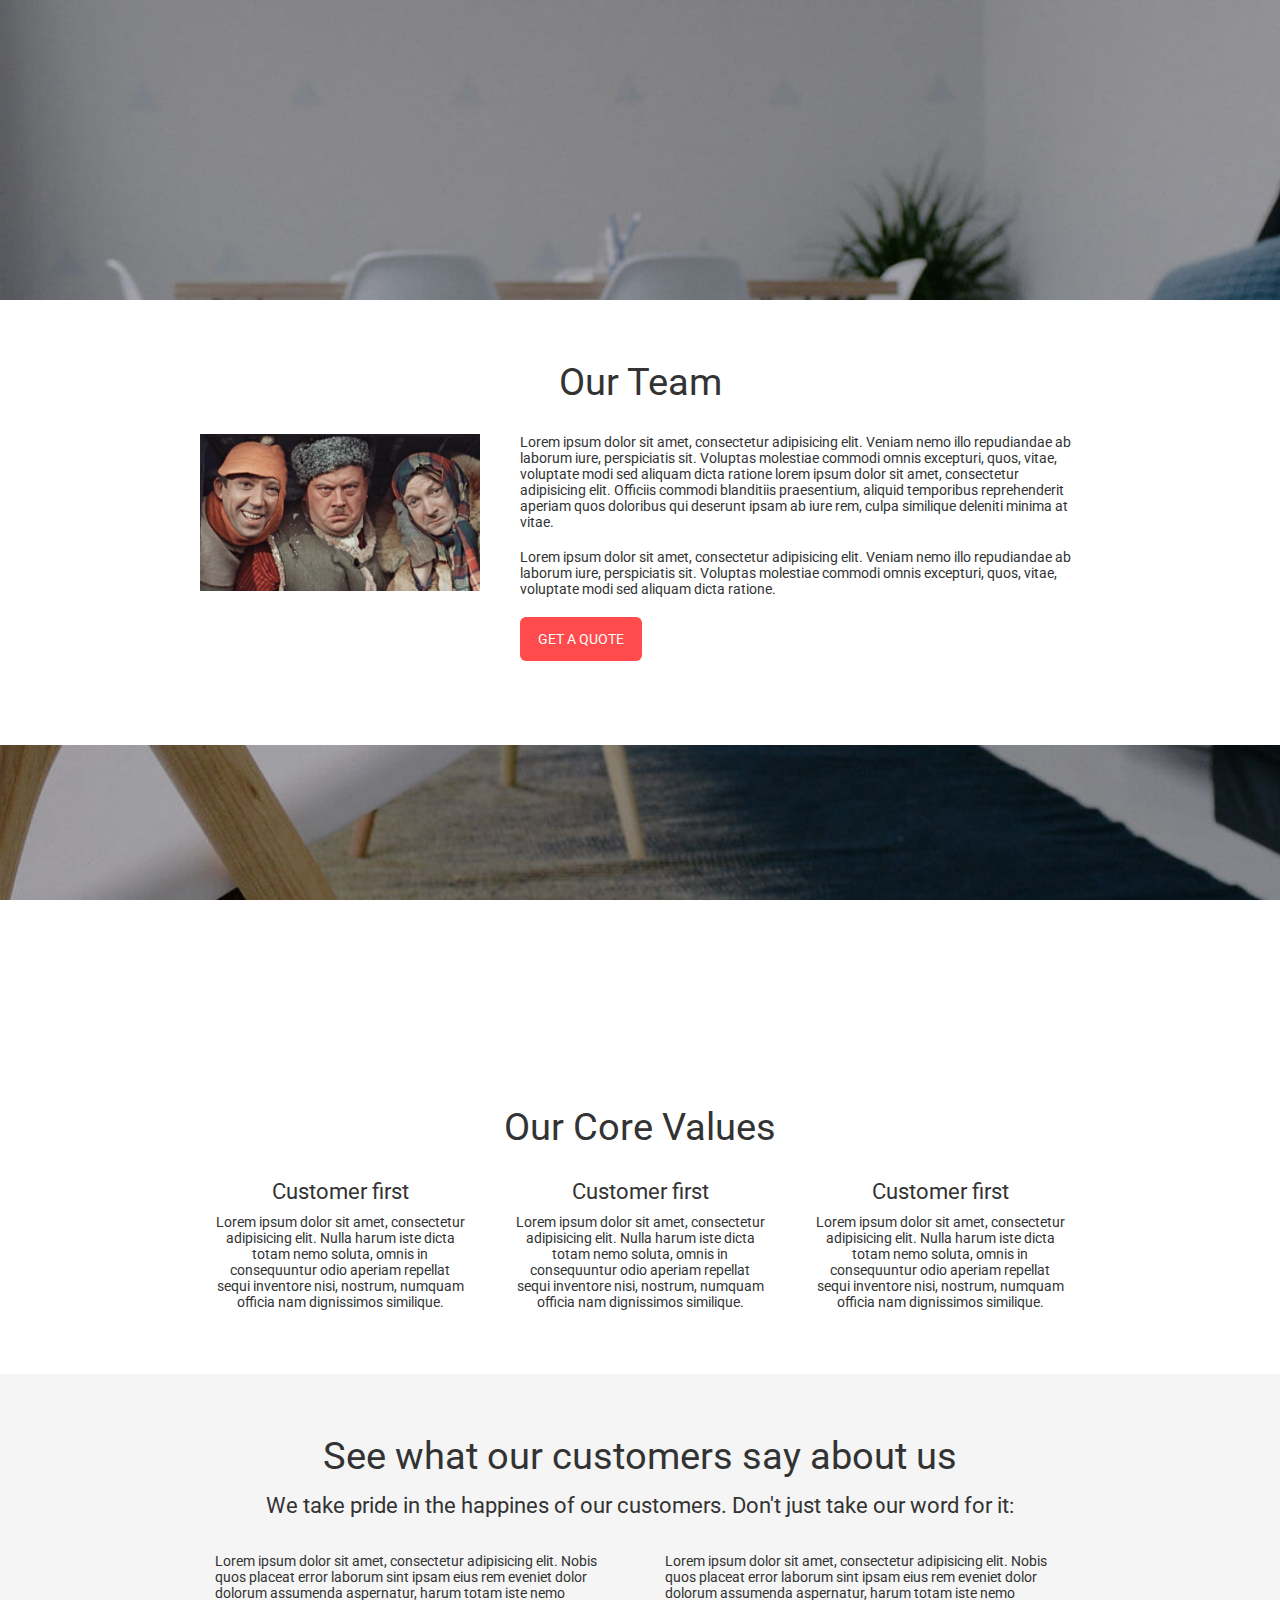
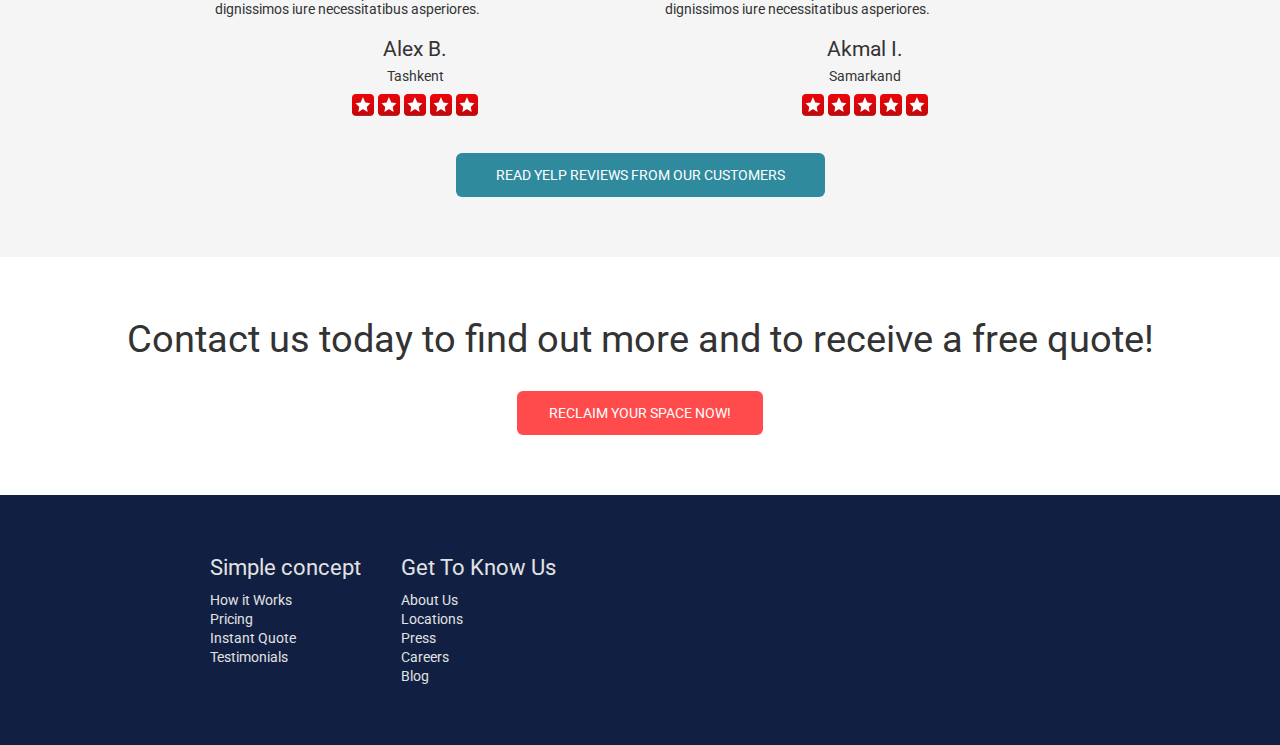
<file: projects/Practical L-Page/index.html>
<!DOCTYPE html>
<html lang="en">
<head>
	<meta http-equiv="X-UA-Compatible" content="IE=edge">
    <meta name="viewport" content="width=device-width, initial-scale=1">
	<meta charset="UTF-8">
	<title>my page</title>
	<link rel="stylesheet" href="css/style.css">
	<link href="https://fonts.googleapis.com/css?family=Roboto:300,400,700&amp;subset=cyrillic" rel="stylesheet">
</head>
<body>
	<section id="main">
		<section class="section-one">
			<div class="transition-img"></div>
		</section>
		<section class="section">
			<div class="content-section-two content">
				<h1>Our Team</h1>
				<div class="box-content">
					<div class="img-box-content">
						<img src="img/dream-team.jpg" alt="">
					</div>	
					<div class="text-box-content">
						<p>Lorem ipsum dolor sit amet, consectetur adipisicing elit. Veniam nemo illo repudiandae ab laborum iure, perspiciatis sit. Voluptas molestiae commodi omnis excepturi, quos, vitae, voluptate modi sed aliquam dicta ratione lorem ipsum dolor sit amet, consectetur adipisicing elit. Officiis commodi blanditiis praesentium, aliquid temporibus reprehenderit aperiam quos doloribus qui deserunt ipsam ab iure rem, culpa similique deleniti minima at vitae.</p>
						<br>
						<p>Lorem ipsum dolor sit amet, consectetur adipisicing elit. Veniam nemo illo repudiandae ab laborum iure, perspiciatis sit. Voluptas molestiae commodi omnis excepturi, quos, vitae, voluptate modi sed aliquam dicta ratione.</p>
						<a href="#">GET A QUOTE</a>
					</div>
					<div class="clear"></div>
				</div>
			</div>
		</section>
		<section class="section-three">
			<div class="transition-img"></div>
		</section>
		<section class="section">
			<div class="content-section-four content">
				<h1>Our Core Values</h1>
				<div class="three-blocks">
					<div class="block">
						<h2>Customer first</h2>
						<p>Lorem ipsum dolor sit amet, consectetur adipisicing elit. Nulla harum iste dicta totam nemo soluta, omnis in consequuntur odio aperiam repellat sequi inventore nisi, nostrum, numquam officia nam dignissimos similique.</p>
					</div>
					<div class="block">
						<h2>Customer first</h2>
						<p>Lorem ipsum dolor sit amet, consectetur adipisicing elit. Nulla harum iste dicta totam nemo soluta, omnis in consequuntur odio aperiam repellat sequi inventore nisi, nostrum, numquam officia nam dignissimos similique.</p>
					</div>
					<div class="block">
						<h2>Customer first</h2>
						<p>Lorem ipsum dolor sit amet, consectetur adipisicing elit. Nulla harum iste dicta totam nemo soluta, omnis in consequuntur odio aperiam repellat sequi inventore nisi, nostrum, numquam officia nam dignissimos similique.</p>
					</div>
				</div>
			</div>
		</section>
		<section class="section bgcolor">
			<div class="content-secion-five content">
				<h1>See what our customers say about us</h1>
				<h2 class="h2-content-header">We take pride in the happines of our customers. Don't just take our word for it:</h2>
				<div class="content-two-blocks">
					<div class="block-section-five">
						<p>Lorem ipsum dolor sit amet, consectetur adipisicing elit. Nobis quos placeat error laborum sint ipsam eius rem eveniet dolor dolorum assumenda aspernatur, harum totam iste nemo dignissimos iure necessitatibus asperiores.</p>
						<div class="customer">
							<p class="name">Alex B.</p>
							<p>Tashkent</p>
							<img src="img/5-stars.png" alt="">
						</div>
					</div>
					<div class="block-section-five">
						<p>Lorem ipsum dolor sit amet, consectetur adipisicing elit. Nobis quos placeat error laborum sint ipsam eius rem eveniet dolor dolorum assumenda aspernatur, harum totam iste nemo dignissimos iure necessitatibus asperiores.</p>
						<div class="customer">
							<p class="name">Akmal I.</p>
							<p>Samarkand</p>
							<img src="img/5-stars.png" alt="">
						</div>
					</div>
					<div class="clear"></div>
				</div>
				<a href="#" class="btn-five-section">READ YELP REVIEWS FROM OUR CUSTOMERS</a>
			</div>
		</section>
		<section class="section">
			<h1>Contact us today to find out more and to receive a free quote!</h1>
			<a href="#" class="btn-six-section">RECLAIM YOUR SPACE NOW!</a>
		</section>
		<section class="section bgfooter">
			<div class="content">
				<div class="select-footer">
					<h2>Simple concept</h2>
					<ul>
						<li><a href="#">How it Works</a></li>
						<li><a href="#">Pricing</a></li>
						<li><a href="#">Instant Quote</a></li>
						<li><a href="#">Testimonials</a></li>
					</ul>
				</div>
				<div class="select-footer">
					<h2>Get To Know Us</h2>
					<ul>
						<li><a href="#">About Us</a></li>
						<li><a href="#">Locations</a></li>
						<li><a href="#">Press</a></li>
						<li><a href="#">Careers</a></li>
						<li><a href="#">Blog</a></li>
					</ul>
				</div>
				<div class="clear"></div>
			</div>
		</section>
	</section>
</body>
</html>
</file>
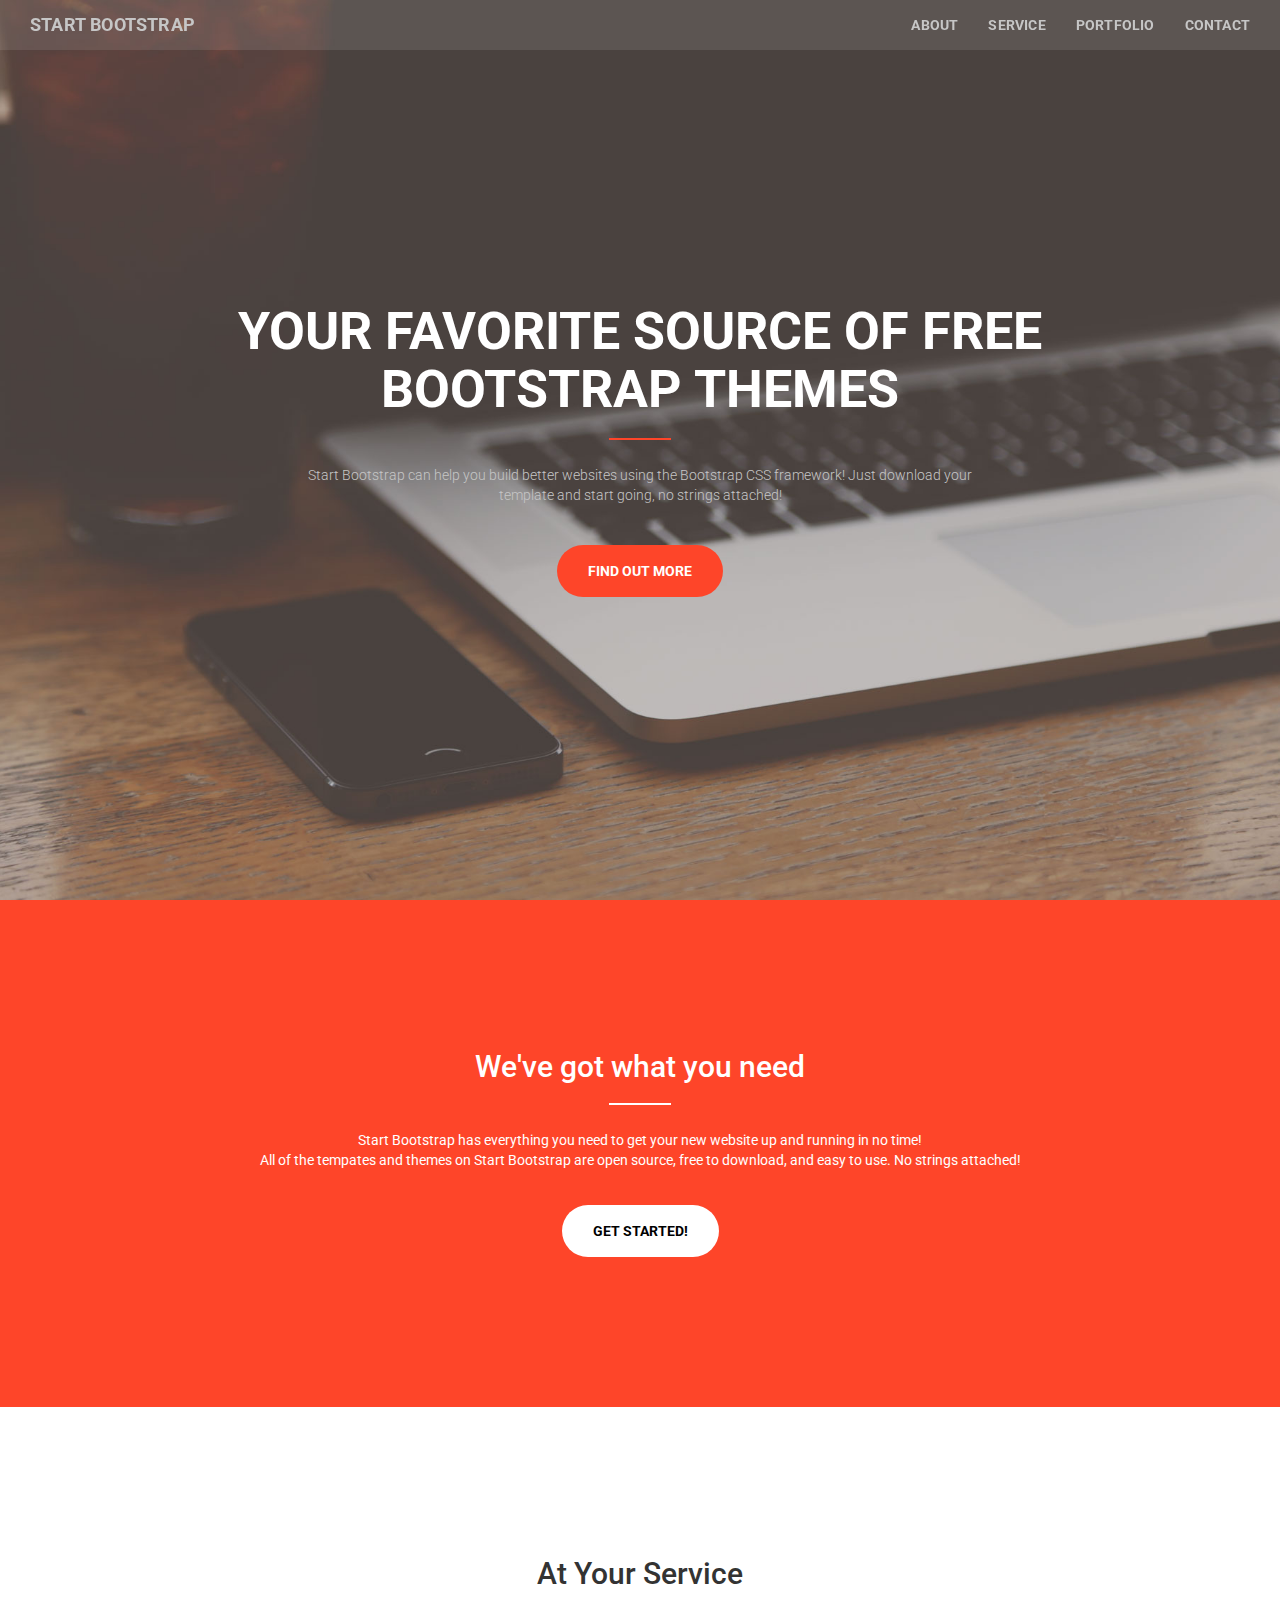
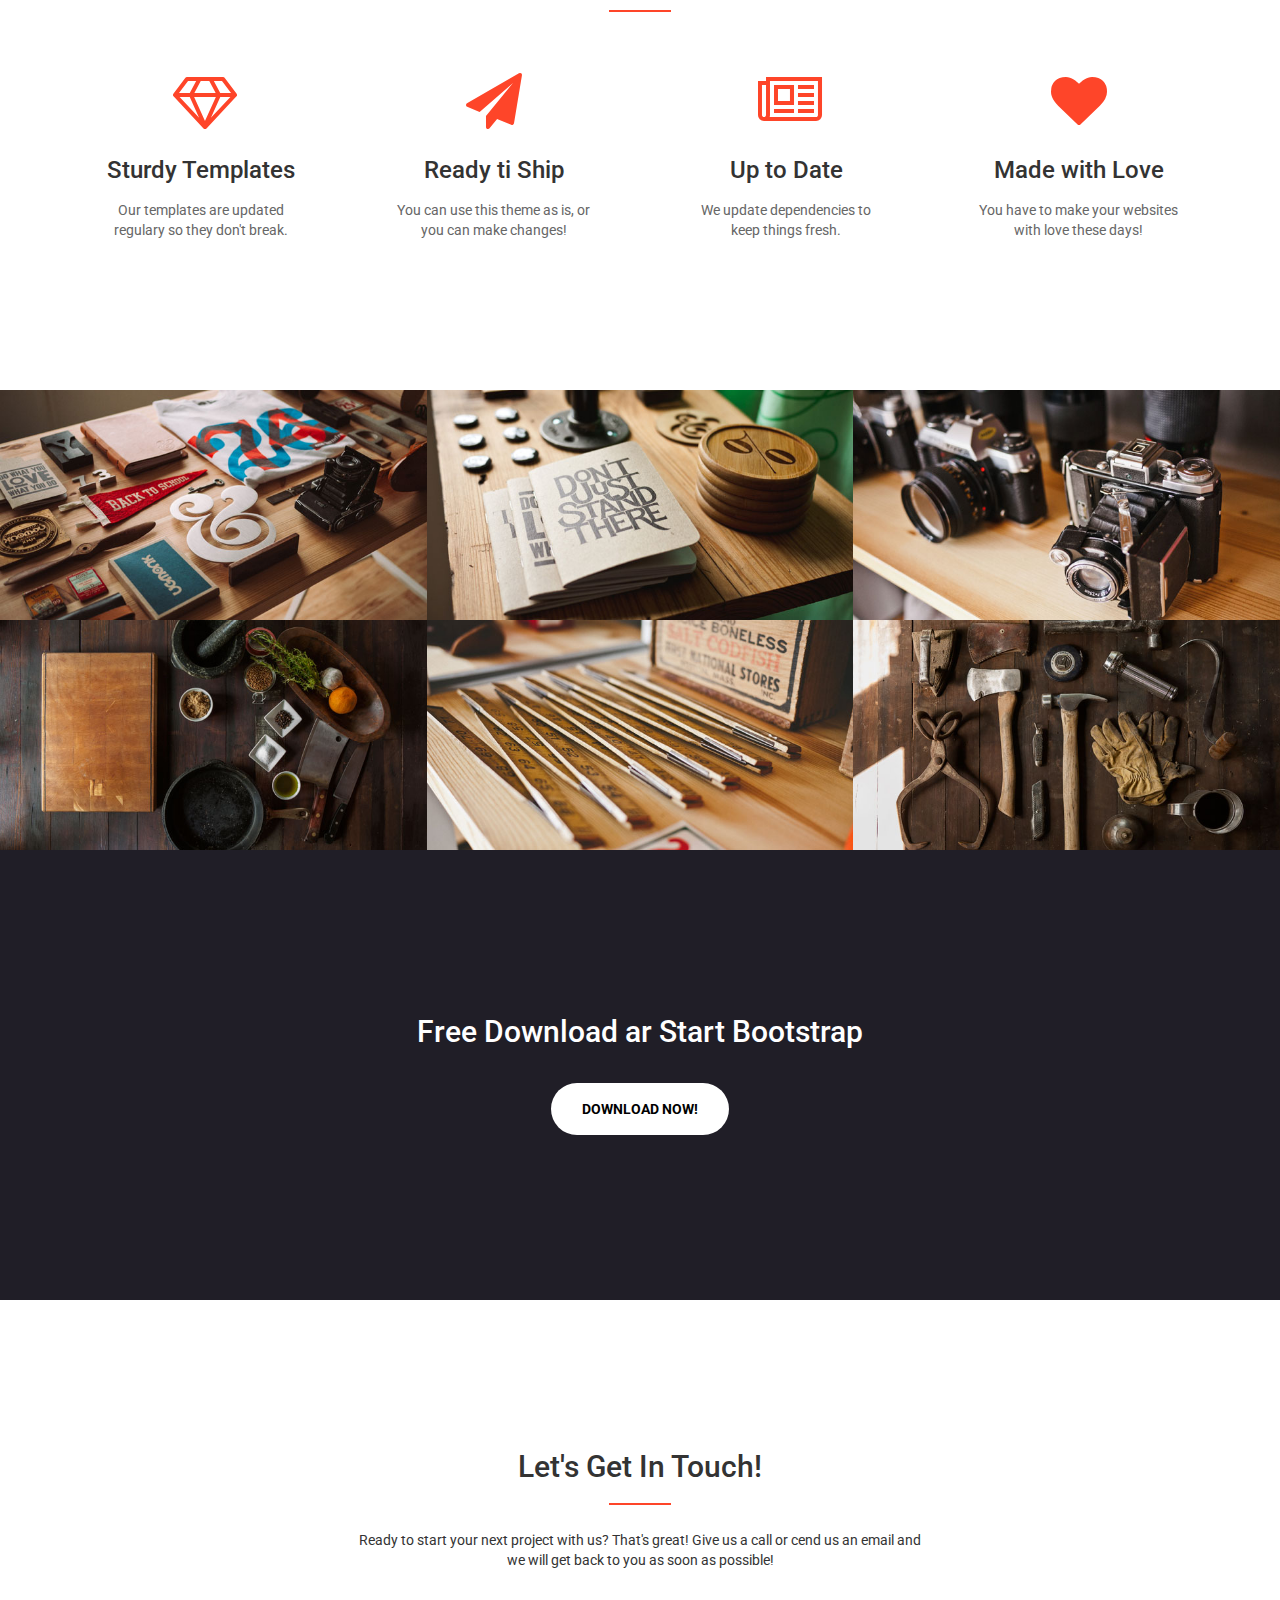
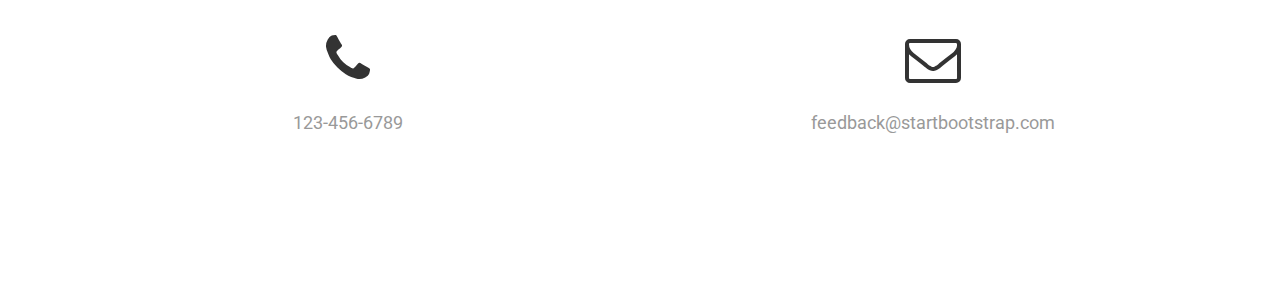
<file: projects/Start Bootstrap/index.html>
<!DOCTYPE html>
<html lang="en">
<head>
	<meta charset="UTF-8">
	<meta name="viewport" content="width=device-width, initial-scale=1">
	<title>Start Bootstrap</title>
	<link rel="stylesheet" href="css/bootstrap.css">
	<link rel="stylesheet" href="css/style.css">
	<link rel="stylesheet" href="css/fontello-embedded.css">
	<link href="https://fonts.googleapis.com/css?family=Roboto:300,400,700" rel="stylesheet">
	<script src="js/jquery-3.2.1.min.js"></script>
    <script src="js/bootstrap.js"></script>
</head>
<body>
	<section id="main">
		<section id="header-section">
			<div class="header">
				<nav class="navbar navbar-default navbar-fixed-top">
				  <div class="container-fluid">
				    <!-- Brand and toggle get grouped for better mobile display -->
				    <div class="navbar-header">
				      <button type="button" class="navbar-toggle collapsed" data-toggle="collapse" data-target="#bs-example-navbar-collapse-1" aria-expanded="false">
				        <span class="sr-only">Toggle navigation</span>
				        <span class="icon-bar"></span>
				        <span class="icon-bar"></span>
				        <span class="icon-bar"></span>
				      </button>
				      <a class="navbar-brand" href="#">Start Bootstrap</a>
				    </div>

				    <!-- Collect the nav links, forms, and other content for toggling -->
				    <div class="collapse navbar-collapse" id="bs-example-navbar-collapse-1">
				      <ul class="nav navbar-nav navbar-right">
				        <li><a href="#">About</a></li>
			            <li><a href="#">Service</a></li>
			            <li><a href="#">Portfolio</a></li>
			            <li><a href="#">Contact</a></li>
				      </ul>
				    </div><!-- /.navbar-collapse -->
				  </div><!-- /.container-fluid -->
				</nav>
		    </div>
			<div class="header-content">
				<div class="offer">
					<div class="h1">
						<h1>YOUR FAVORITE SOURCE OF FREE BOOTSTRAP THEMES</h1>
					</div>
					<hr>
					<p>Start Bootstrap can help you build better websites using the Bootstrap CSS framework! Just download your template and start going, no strings attached!</p>
				</div>
				<a href="#" class="btn header-btn">FIND OUT MORE</a>
			</div>
			<div class="clear-box"></div>
		</section>
		<section id="started">
			<div class="started-content">
				<h2>We've got what you need</h2>
				<hr>
				<p>Start Bootstrap has everything you need to get your new website up and running in no time!<br>All of the tempates and themes on Start Bootstrap are open source, free to download, and easy to use. No strings attached!</p>
				<a href="#" class="btn started-btn">GET STARTED!</a>
			</div>
		</section>
		<section id="service">
			<div class="service-head">
				<h2>At Your Service</h2>
				<hr>
			</div>
			<div class="container">
				<div class="colums-service row">
					<div class="column col-md-3 col-sm-6">
						<i class="icon-diamond icon"></i>
						<h3>Sturdy Templates</h3>
						<p>Our templates are updated regulary so they don't break.</p>
					</div>
					<div class="column col-md-3 col-sm-6">
						<i class="icon-paper-plane icon"></i>
						<h3>Ready ti Ship</h3>
						<p>You can use this theme as is, or you can make changes!</p>
					</div>
					<div class="column col-md-3 col-sm-6">
						<i class="icon-newspaper icon"></i>
						<h3>Up to Date</h3>
						<p>We update dependencies to keep things fresh.</p>
					</div>
					<div class="column col-md-3 col-sm-6">
						<i class="icon-heart icon"></i>
						<h3>Made with Love</h3>
						<p>You have to make your websites with love these days!</p>
					</div>
				</div>
			</div>
		</section>
		<section id="portfolio" class="container">
			<div class="row imgs">
				<div class="holder col-md-4 col-sm-6">
					<img src="img/1.jpg" alt="" class=" img-portfolio-first">
					<div class="block">
						<div class="block-content">
							<p>CATEGORY</p>
							<h3>Project Name</h3>
						</div>
					</div>
				</div>
				<div class="holder col-md-4 col-sm-6">
					<img src="img/2.jpg" alt="" class=" img-portfolio-first">
					<div class="block">
						<div class="block-content">
							<p>CATEGORY</p>
							<h3>Project Name</h3>
						</div>
					</div>
				</div>
				<div class="holder col-md-4 col-sm-6">
					<img src="img/3.jpg" alt="" class=" img-portfolio-first">
					<div class="block">
						<div class="block-content">
							<p>CATEGORY</p>
							<h3>Project Name</h3>
						</div>
					</div>
				</div>
				<div class="holder col-md-4 col-sm-6">
					<img src="img/4.jpg" alt="" class=" img-portfolio-first">
					<div class="block">
						<div class="block-content">
							<p>CATEGORY</p>
							<h3>Project Name</h3>
						</div>
					</div>
				</div>
				<div class="holder col-md-4 col-sm-6">
					<img src="img/5.jpg" alt="" class=" img-portfolio-first">
					<div class="block">
						<div class="block-content">
							<p>CATEGORY</p>
							<h3>Project Name</h3>
						</div>
					</div>
				</div>
				<div class="holder col-md-4 col-sm-6">
					<img src="img/6.jpg" alt="" class=" img-portfolio-first">
					<div class="block">
						<div class="block-content">
							<p>CATEGORY</p>
							<h3>Project Name</h3>
						</div>
					</div>
				</div>
			</div>	
		</section>
		<section id="download">
			<div class="content-download-section">
				<h2>Free Download ar Start Bootstrap</h2>
				<a href="#" class="btn download-btn">DOWNLOAD NOW!</a>
			</div>
		</section>
		<section id="support-section">
			<div class="head-support">
				<h2>Let's Get In Touch!</h2>
				<hr>
				<p>Ready to start  your next project with us? That's great! Give us a call or cend us an email and we will get back to you as soon as possible!</p>
			</div>
			<div class="container">
				<div class="row support">
					<div class="call col-sm-6">
						<i class="icon-support icon-phone"></i>
						<a href="#">123-456-6789</a>
					</div>
					<div class="email col-sm-6">
						<i class="icon-support icon-mail"></i>
						<a href="#">feedback@startbootstrap.com</a>
					</div>
				</div>
			</div>
		</section>
	</section>


</body>
</html>
</file>
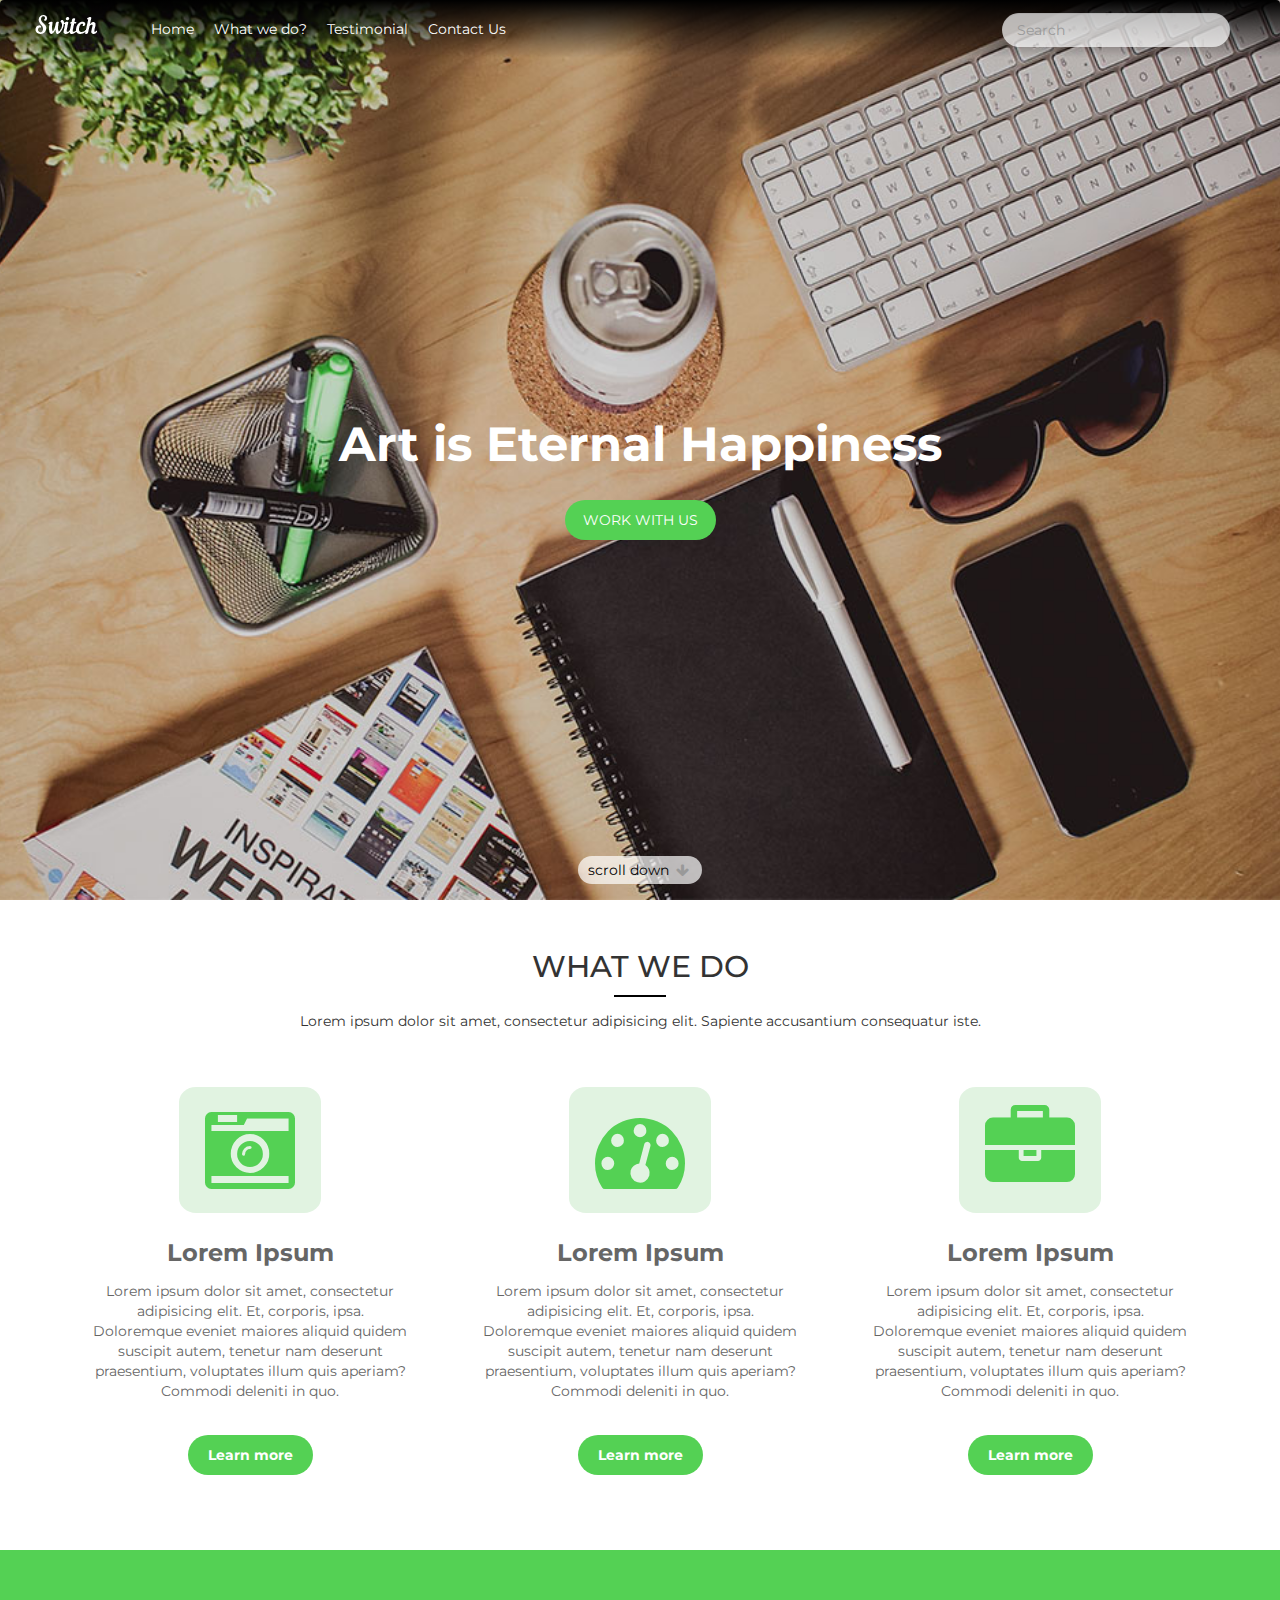
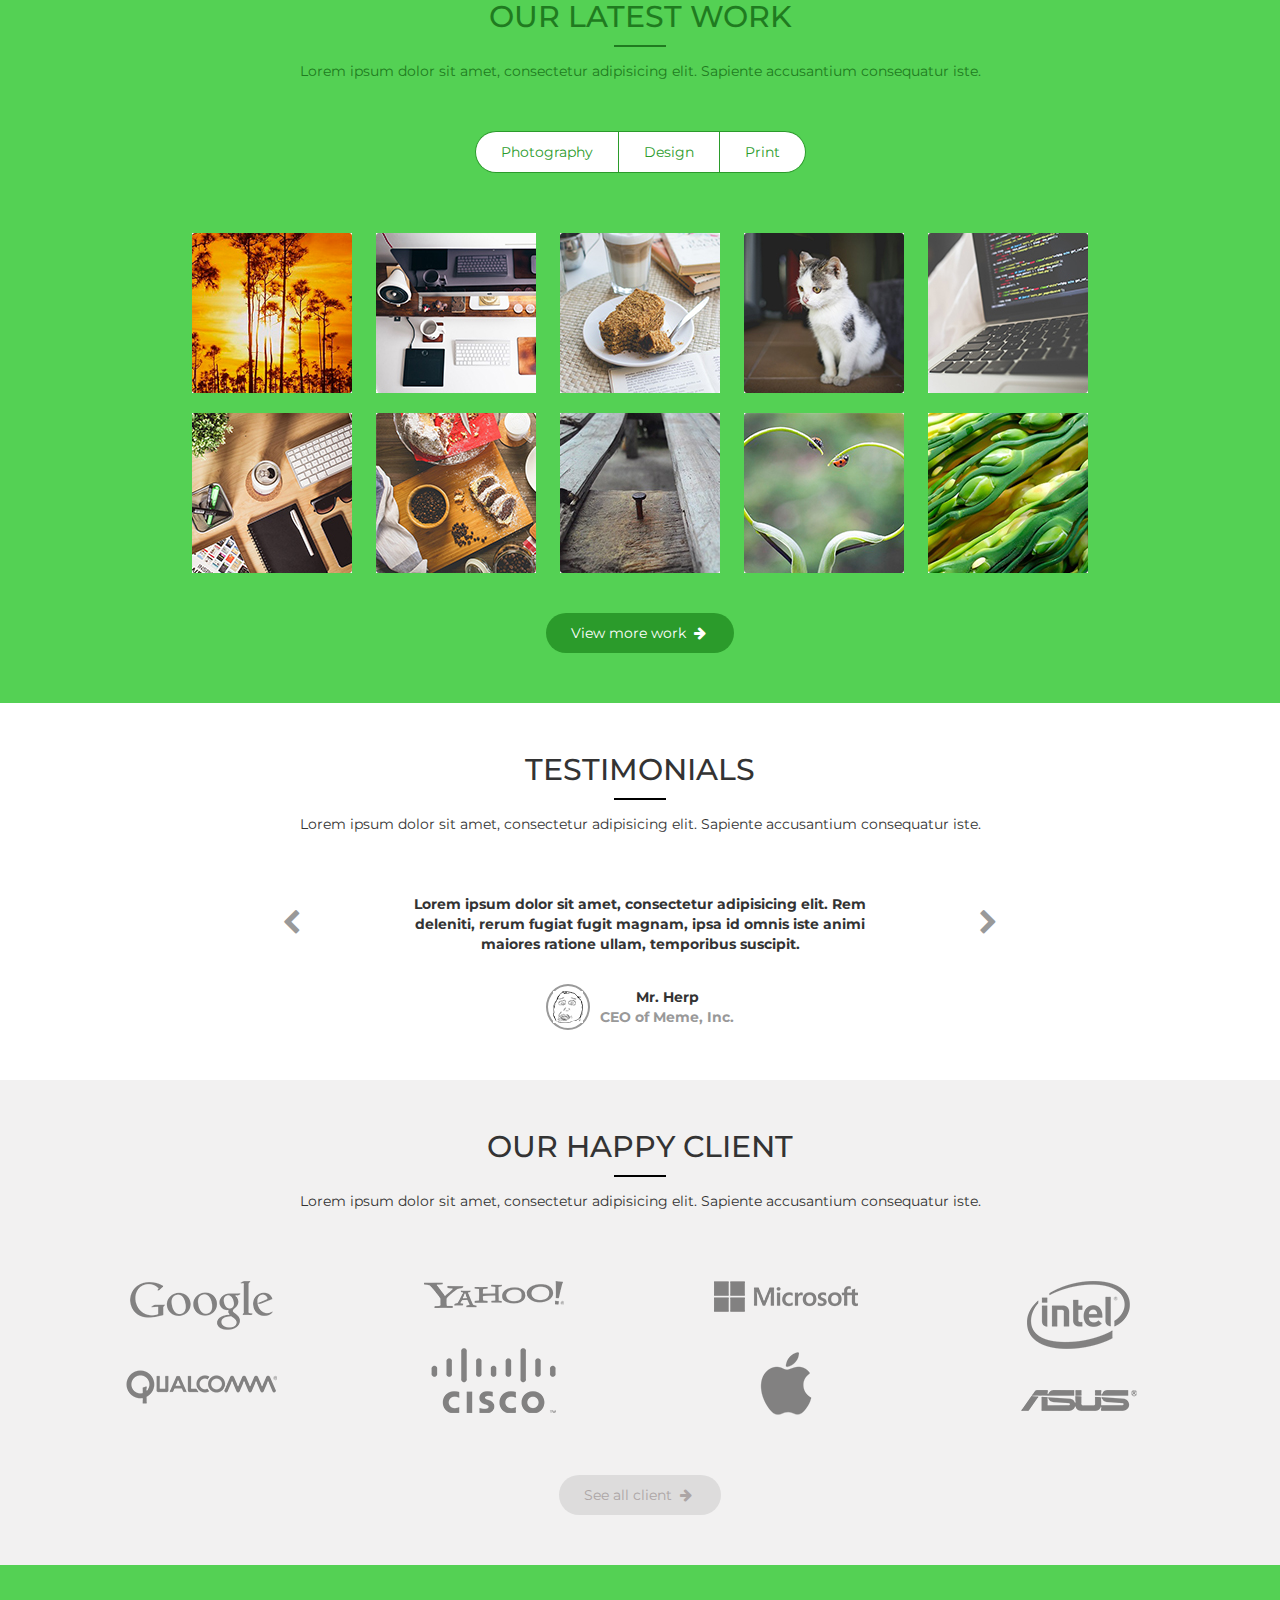
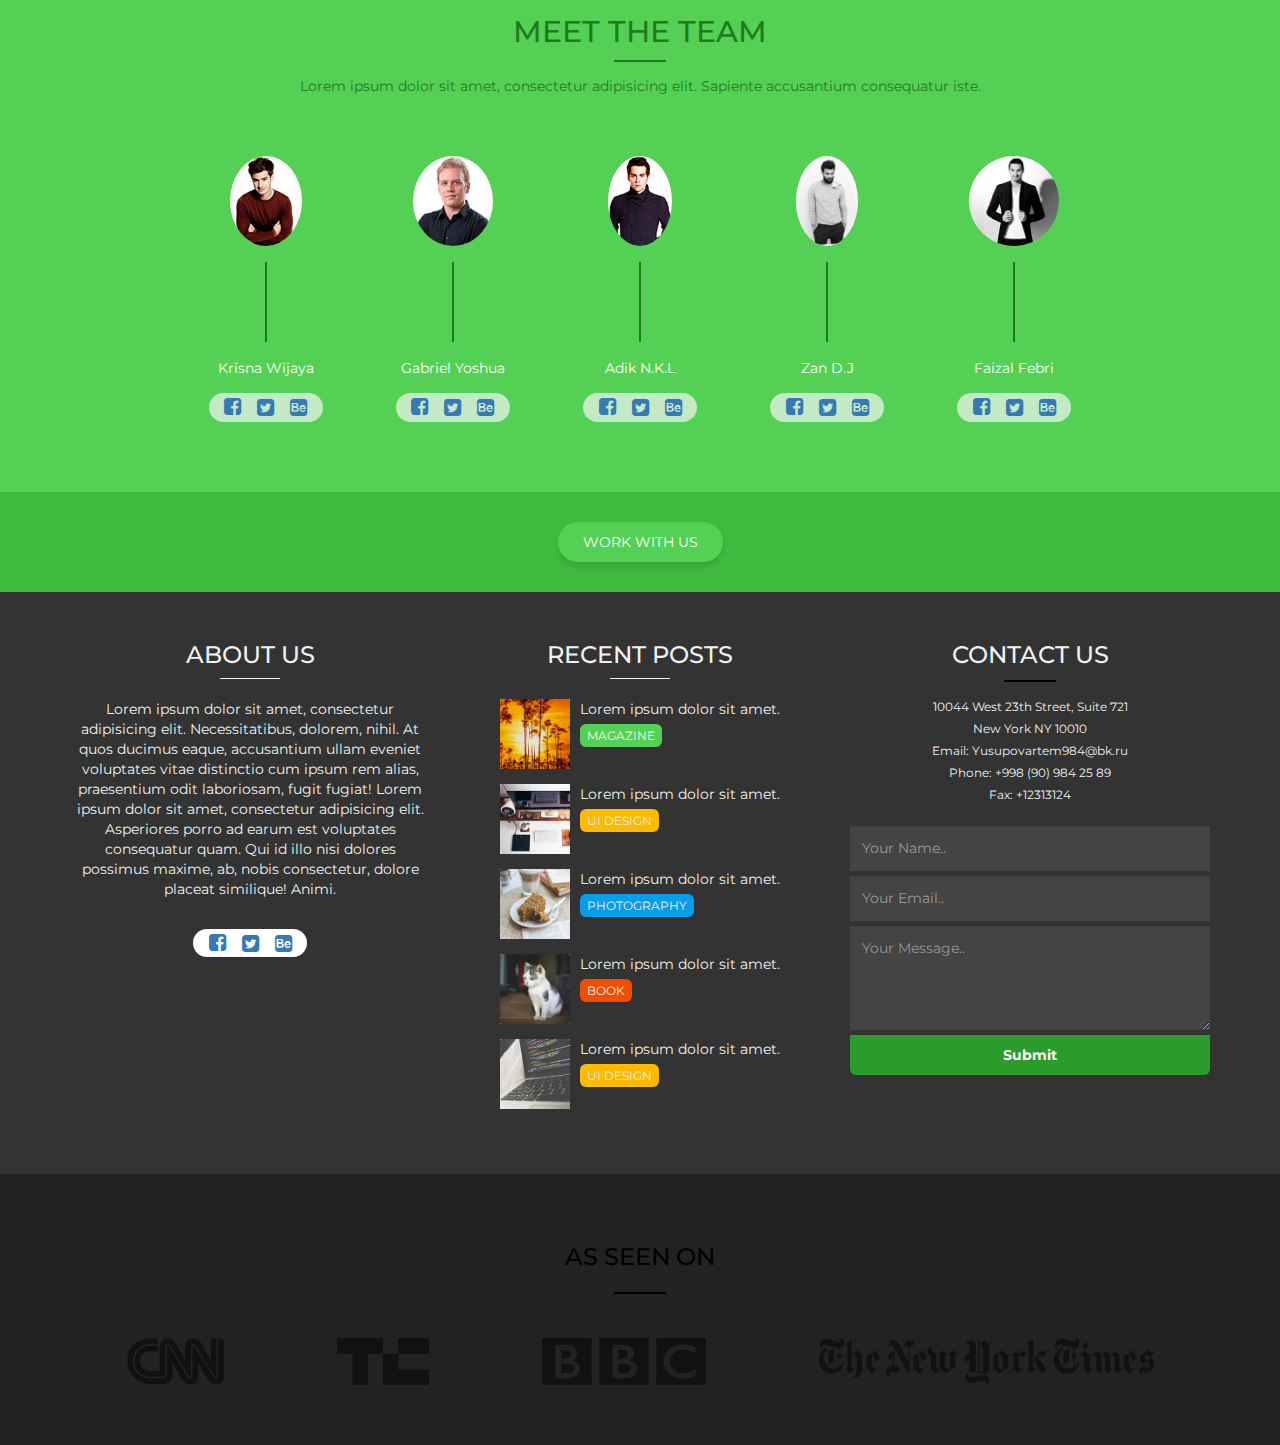
<file: projects/Switch/index.html>
<!DOCTYPE html>
<html lang="en">
<head>
	<meta http-equiv="X-UA-Compatible" content="IE=edge">
    <meta name="viewport" content="width=device-width, initial-scale=1">
	<meta charset="UTF-8">
	<title>Switch</title>
	<link rel="stylesheet" href="css/bootstrap.css">
	<link rel="stylesheet" href="css/style.css">
	<link href="https://fonts.googleapis.com/css?family=Montserrat:300,400,700" rel="stylesheet">
	<link rel="stylesheet" href="css/fontello-embedded.css">
	<script src="js/jquery-3.2.1.min.js"></script>
	<script src="js/bootstrap.js"></script>
</head>
<body>
	<section id="header">
		<nav class="navbar navbar-inverse">
		  <div class="container-fluid">
		    <!-- Brand and toggle get grouped for better mobile display -->
		    <div class="navbar-header">
		      <button type="button" class="navbar-toggle collapsed" data-toggle="collapse" data-target="#bs-example-navbar-collapse-1" aria-expanded="false">
		        <span class="sr-only">Toggle navigation</span>
		        <span class="icon-bar"></span>
		        <span class="icon-bar"></span>
		        <span class="icon-bar"></span>
		      </button>
		      <a class="navbar-brand" href="#"><img src="img/logo.png" alt="Brand"></a>
		    </div>

		    <!-- Collect the nav links, forms, and other content for toggling -->
		    <div class="collapse navbar-collapse" id="bs-example-navbar-collapse-1">
		      <ul class="nav navbar-nav">
		        <li><a href="#">Home</a></li>
		        <li><a href="#">What we do?</a></li>
		        <li><a href="#">Testimonial</a></li>
		        <li><a href="#">Contact Us</a></li>
		      </ul>
			<div class="form-header">
				<form class="navbar-form navbar-right" role="search">
				  <div class="form-group">
				    <input type="text" class="form-control form-header" placeholder="Search">
				  </div>
				</form>
			</div>
		    </div><!-- /.navbar-collapse -->
		  </div><!-- /.container-fluid -->
		</nav>
		<div class="offer">
			<h1>Art is Eternal Happiness</h1>
			<a href="#">WORK WITH US</a>
		</div>
		<div class="scroll-btn">
			<a href="#">scroll down <i class="icon-down-arrow"></i></a>
		</div>
	</section>
	<section id="benefits" class="main-section">
		<div class="header-section">
			<h2>WHAT WE DO</h2>
			<hr>
			<p>Lorem ipsum dolor sit amet, consectetur adipisicing elit. Sapiente accusantium consequatur iste.</p>
		</div>
		<div class="container benefits-boxes">
			<div class="row">
				<div class="col-sm-4 benefits-box">
					<i class="icon-camera icon-benefits-box"></i>
					<h3>Lorem Ipsum</h3>
					<p>Lorem ipsum dolor sit amet, consectetur adipisicing elit. Et, corporis, ipsa. Doloremque eveniet maiores aliquid quidem suscipit autem, tenetur nam deserunt praesentium, voluptates illum quis aperiam? Commodi deleniti in quo.</p>
					<a href="#" class="btn-box-benefits">Learn more</a>
				</div>
				<div class="col-sm-4 benefits-box">
					<i class="icon-gauge icon-benefits-box"></i>
					<h3>Lorem Ipsum</h3>
					<p>Lorem ipsum dolor sit amet, consectetur adipisicing elit. Et, corporis, ipsa. Doloremque eveniet maiores aliquid quidem suscipit autem, tenetur nam deserunt praesentium, voluptates illum quis aperiam? Commodi deleniti in quo.</p>
					<a href="#" class="btn-box-benefits">Learn more</a>
				</div>
				<div class="col-sm-4 benefits-box">
					<i class="icon-case icon-benefits-box"></i>
					<h3>Lorem Ipsum</h3>
					<p>Lorem ipsum dolor sit amet, consectetur adipisicing elit. Et, corporis, ipsa. Doloremque eveniet maiores aliquid quidem suscipit autem, tenetur nam deserunt praesentium, voluptates illum quis aperiam? Commodi deleniti in quo.</p>
					<a href="#" class="btn-box-benefits">Learn more</a>
				</div>
			</div>
		</div>
	</section>
	<section id="portfolio" class="main-section">
		<div class="header-section header-green-section">
			<h2>OUR LATEST WORK</h2>
			<hr>
			<p>Lorem ipsum dolor sit amet, consectetur adipisicing elit. Sapiente accusantium consequatur iste.</p>
		</div>
		<div class="portfolio-btns-nav">
				<a href="#" class="portfolio-btn">Photography</a>
				<a href="#" class="portfolio-btn">Design</a>
				<a href="#" class="portfolio-btn">Print</a>
		</div>
		<div class="portfolio-imgs">
			<div class="row-img">
				<img src="img/portfolio-img/img1.jpg" alt="img" class="portfolio-img">
				<img src="img/portfolio-img/img2.jpg" alt="img" class="portfolio-img">
				<img src="img/portfolio-img/img3.jpg" alt="img" class="portfolio-img">
				<img src="img/portfolio-img/img4.jpg" alt="img" class="portfolio-img">
				<img src="img/portfolio-img/img5.jpg" alt="img" class="portfolio-img">
			</div>
			<div class="row-img">
				<img src="img/portfolio-img/img6.jpg" alt="img" class="portfolio-img">
				<img src="img/portfolio-img/img7.jpg" alt="img" class="portfolio-img">
				<img src="img/portfolio-img/img8.jpg" alt="img" class="portfolio-img">
				<img src="img/portfolio-img/img9.jpg" alt="img" class="portfolio-img">
				<img src="img/portfolio-img/img10.jpg" alt="img" class="portfolio-img">
			</div>
		</div>
		<a href="#" class="portfolio-btn-link main-btn">View more work <i class="icon-right-arrow"></i></a>
	</section>
	<section id="testimonials" class="main-section">
		<div class="header-section">
			<h2>TESTIMONIALS</h2>
			<hr>
			<p>Lorem ipsum dolor sit amet, consectetur adipisicing elit. Sapiente accusantium consequatur iste.</p>
		</div>
		<div class="slider">
			<div class="btn-slider"><i class="icon-left-open"></i></div>
			<div class="text-slider">
				<p>Lorem ipsum dolor sit amet, consectetur adipisicing elit. Rem deleniti, rerum fugiat fugit magnam, ipsa id omnis iste animi maiores ratione ullam, temporibus suscipit.</p>
			</div>
			<div class="btn-slider"><i class="icon-right-open"></i></div>
		</div>
		<div class="person">
			<div class="face">
				<img src="img/img-face.jpg" alt="face">
			</div>
			<div class="info-person">
				<p class="name-person">Mr. Herp</p>
				<p class="company-person">CEO of Meme, Inc.</p>
			</div>
		</div>
	</section>
	<section id="our-client" class="main-section">
		<div class="header-section">
			<h2>OUR HAPPY CLIENT</h2>
			<hr>
			<p>Lorem ipsum dolor sit amet, consectetur adipisicing elit. Sapiente accusantium consequatur iste.</p>
		</div>
		<div class="container logos-section">
			<div class="row">
				<div class="col-sm-3 logos-box">
					<div class="logo">
						<img src="img/logos/google.png" alt="google-logo">
					</div>
					<div class="logo">
						<img src="img/logos/qualcomm.png" alt="qualcomm-logo">
					</div>
				</div>
				<div class="col-sm-3 logos-box">
					<div class="logo">
						<img src="img/logos/yahoo.png" alt="yahoo-logo">
					</div>
					<div class="logo">
						<img src="img/logos/cisco.png" alt="cisco-logo">
					</div>
				</div>
				<div class="col-sm-3 logos-box">
					<div class="logo">
						<img src="img/logos/microsoft.png" alt="microsoft-logo">
					</div>
					<div class="logo">
						<img src="img/logos/apple.png" alt="apple-logo">
					</div>
				</div>
				<div class="col-sm-3 logos-box">
					<div class="logo">
						<img src="img/logos/intel.png" alt="intel-logo">
					</div>
					<div class="logo">
						<img src="img/logos/asus.png" alt="assus-logo">
					</div>
				</div>
			</div>			
		</div>
		<a href="#" class="main-btn see-btn">See all client <i class="icon-right-arrow"></i></a>
	</section>
	<section id="team" class="main-section">
		<div class="header-section header-green-section">
			<h2>MEET THE TEAM</h2>
			<hr>
			<p>Lorem ipsum dolor sit amet, consectetur adipisicing elit. Sapiente accusantium consequatur iste.</p>
		</div>
		<div class="team-section">
			<div class="men-person">
				<div class="photo">
					<img src="img/team/men1.jpg" alt="men-img">
				</div>
				<div class="line-vertical"></div>
				<div class="name">
					<p>Krisna Wijaya</p>
				</div>
				<div class="person-contact">
					<a href="#"><i class="icon-facebook"></i></a>
					<a href="#"><i class="icon-twitter"></i></a>
					<a href="#"><i class="icon-behance"></i></a>
				</div>
			</div>
			<div class="men-person">
				<div class="photo">
					<img src="img/team/men2.jpg" alt="men-img">
				</div>
				<div class="line-vertical"></div>
				<div class="name">
					<p>Gabriel Yoshua</p>
				</div>
				<div class="person-contact">
					<a href="#"><i class="icon-facebook"></i></a>
					<a href="#"><i class="icon-twitter"></i></a>
					<a href="#"><i class="icon-behance"></i></a>
				</div>
			</div>
			<div class="men-person">
				<div class="photo">
					<img src="img/team/men3.jpg" alt="men-img">
				</div>
				<div class="line-vertical"></div>
				<div class="name">
					<p>Adik N.K.L</p>
				</div>
				<div class="person-contact">
					<a href="#"><i class="icon-facebook"></i></a>
					<a href="#"><i class="icon-twitter"></i></a>
					<a href="#"><i class="icon-behance"></i></a>
				</div>
			</div>
			<div class="men-person">
				<div class="photo">
					<img src="img/team/men4.jpg" alt="men-img">
				</div>
				<div class="line-vertical"></div>
				<div class="name">
					<p>Zan D.J</p>
				</div>
				<div class="person-contact">
					<a href="#"><i class="icon-facebook"></i></a>
					<a href="#"><i class="icon-twitter"></i></a>
					<a href="#"><i class="icon-behance"></i></a>
				</div>
			</div>
			<div class="men-person">
				<div class="photo">
					<img src="img/team/men5.jpg" alt="men-img">
				</div>
				<div class="line-vertical"></div>
				<div class="name">
					<p>Faizal Febri</p>
				</div>
				<div class="person-contact">
					<a href="#"><i class="icon-facebook"></i></a>
					<a href="#"><i class="icon-twitter"></i></a>
					<a href="#"><i class="icon-behance"></i></a>
				</div>
			</div>
		</div>
	</section>
	<section id="work-with-us" class="main-section">
		<a href="#" class="main-btn work-btn">WORK WITH US</a>
	</section>
	<section id="footer-info" class="main-section">
		<div class="container">
			<div class="row">
				<div class="footer-box col-sm-4">
					<h3>ABOUT US</h3>
					<hr class="footer-line-under">
					<p>Lorem ipsum dolor sit amet, consectetur adipisicing elit. Necessitatibus, dolorem, nihil. At quos ducimus eaque, accusantium ullam eveniet voluptates vitae distinctio cum ipsum rem alias, praesentium odit laboriosam, fugit fugiat! Lorem ipsum dolor sit amet, consectetur adipisicing elit. Asperiores porro ad earum est voluptates consequatur quam. Qui id illo nisi dolores possimus maxime, ab, nobis consectetur, dolore placeat similique! Animi.</p>
					<div class="person-contact contact-footer-box">
						<a href="#"><i class="icon-facebook"></i></a>
						<a href="#"><i class="icon-twitter"></i></a>
						<a href="#"><i class="icon-behance"></i></a>
					</div>
				</div>
				<div class="footer-box col-sm-4">
					<h3>RECENT POSTS</h3>
					<hr class="footer-line-under">
					<div class="column-menu">
						<div class="post">
							<div class="img-box-footer-menu">
								<img src="img/portfolio-img/img1.jpg" alt="" class="post-footer-img">
							</div>
							<div class="info-box-post">
								<p>Lorem ipsum dolor sit amet.</p>
								<div class="magazine par">
									<p>MAGAZINE</p>
								</div>
							</div>
						</div>
						<div class="post">
							<div class="img-box-footer-menu">
								<img src="img/portfolio-img/img2.jpg" alt="" class="post-footer-img">
							</div>
							<div class="info-box-post">
								<p>Lorem ipsum dolor sit amet.</p>
								<div class="uidesign par">
									<p>UI DESIGN</p>
								</div>
							</div>
						</div>
						<div class="post">
							<div class="img-box-footer-menu">
								<img src="img/portfolio-img/img3.jpg" alt="" class="post-footer-img">
							</div>
							<div class="info-box-post">
								<p>Lorem ipsum dolor sit amet.</p>
								<div class="photography par">
									<p>PHOTOGRAPHY</p>
								</div>
							</div>
						</div>
						<div class="post">
							<div class="img-box-footer-menu">
								<img src="img/portfolio-img/img4.jpg" alt="" class="post-footer-img">
							</div>
							<div class="info-box-post">
								<p>Lorem ipsum dolor sit amet.</p>
								<div class="book par">
									<p>BOOK</p>
								</div>
							</div>
						</div>
						<div class="post">
							<div class="img-box-footer-menu">
								<img src="img/portfolio-img/img5.jpg" alt="" class="post-footer-img">
							</div>
							<div class="info-box-post">
								<p>Lorem ipsum dolor sit amet.</p>
								<div class="uidesign par">
									<p>UI DESIGN</p>
								</div>
							</div>
						</div>
					</div>
				</div>
				<div class="footer-box col-sm-4 footer-form-box">
					<div class="header-section">
						<h3>CONTACT US</h3>
						<hr class="footer-line-under">
						<p>10044 West 23th Street, Suite 721 <br>
							New York NY 10010 <br>Email: Yusupovartem984@bk.ru <br>Phone: +998 (90) 984 25 89 <br>Fax: +12313124</p>
					</div>
					<form action="" class="form-footer">
						<div class="form-group">
							<input type="name" class="form-control input" id="exampleInputName1" placeholder="Your Name..">
						</div>
						<div class="form-group">
							<input type="email" class="form-control input" id="exampleInputEmail1" placeholder="Your Email..">
						</div>
						<div class="form-group">
							<textarea class="form-control input text-area" rows="4">Your Message..</textarea>
						</div>
						<input type="submit" class="btn-form">
					</form>
				</div>
			</div>
		</div>
	</section>
	<section id="sponsers" class="main-section">
		<div class="header-section">
			<h3>AS SEEN ON</h3>
			<hr>
		</div>
		<div class="sponsers-container">
			<img src="img/footer-img/Cnn.png" alt="Cnn">
			<img src="img/footer-img/TechCrunch.png" alt="TechCrunch">
			<img src="img/footer-img/BBC.png" alt="BBC">
			<img src="img/footer-img/TheNewYorkTimes.png" alt="The New York Times">
		</div>
	</section>
</body>
</html>
</file>
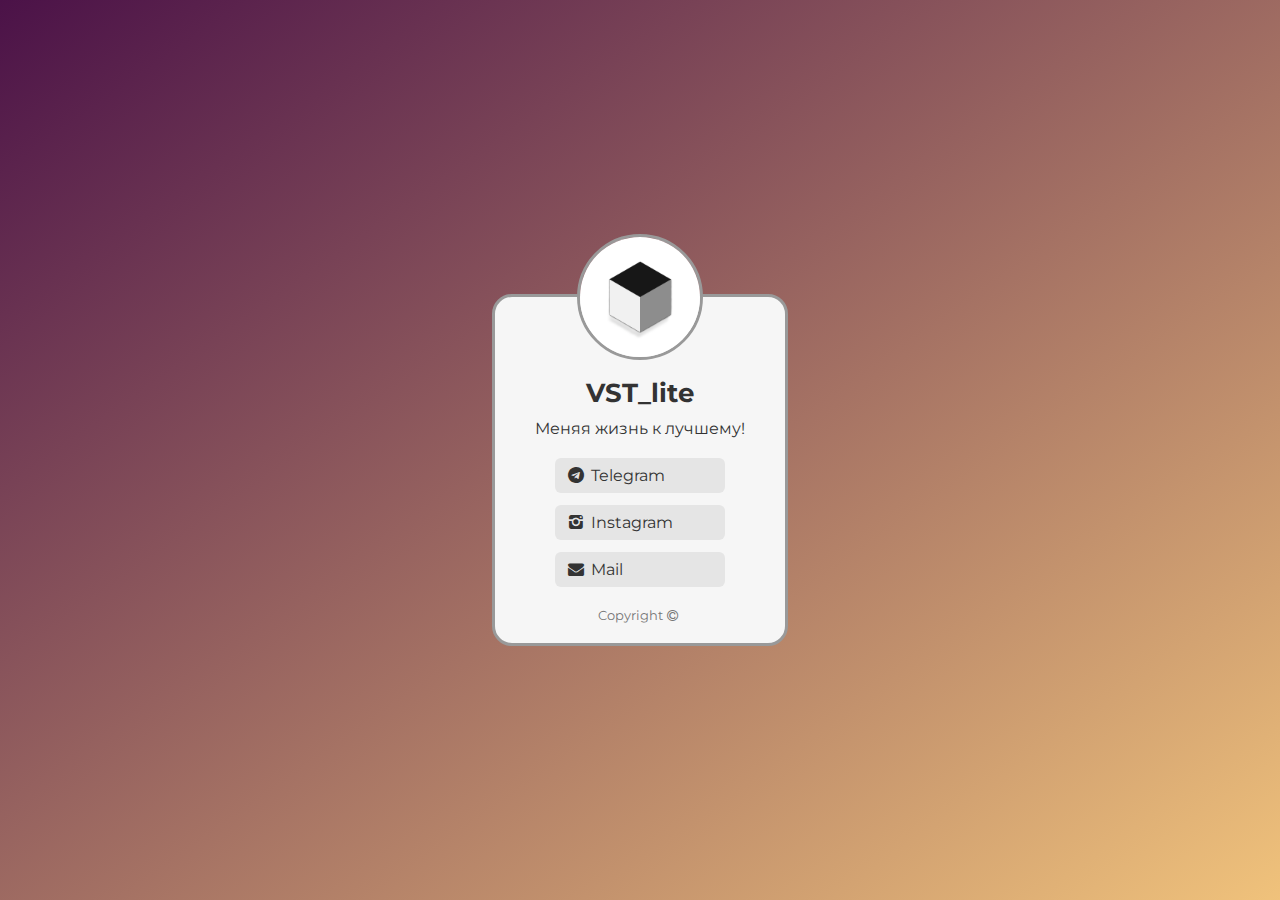
<file: projects/VST Studio/index.html>
<!DOCTYPE html>
<html lang="en">
<head>
	<meta http-equiv="X-UA-Compatible" content="IE=edge">
    <meta name="viewport" content="width=device-width, initial-scale=1">
	<meta charset="UTF-8">
	<title>VST Studio || Support</title>
	<link href="https://fonts.googleapis.com/css?family=Montserrat:300,400,700|Open+Sans:300,400,700|Roboto:300,400,700|Ubuntu:300,400,700&amp;subset=cyrillic" rel="stylesheet">
	<link rel="stylesheet" href="css/fontello-embedded.css">
	<link rel="stylesheet" href="css/style.css">
</head>
<body>
	
	<section id="main">
		
		<div class="support-box-main">
			<div class="clear"></div><!== Для работы Flex==>
			<div class="logo-avatar">
				<img src="img/logo.jpg" alt="Logo Avatar">
			</div>
			<div class="offer-box">
				<h1>VST_lite</h1>
				<p>Меняя жизнь к лучшему!</p>
			</div>
			<div class="support-links">
				<a href="https://t.me/vst-lite" class="support-link transition">
					<i class="icon-tg"></i> Telegram
				</a>
				<a href="https://www.instagram.com/vst_lite/" class="support-link transition">
					<i class="icon-insta"></i> Instagram
				</a>
				<a href="mailto:justart984@mail.ru" class="support-link transition">
					<i class="icon-mail"></i> Mail
				</a>
			</div>
			<div class="footer">
				<p>Copyright<i class="icon-copyright"></i></p>
			</div>
		</div>

	</section>

</body>
</html>
</file>
<file: css/fontello-embedded.css>
@font-face {
  font-family: 'fontello';
  src: url('../font/fontello.eot?76906438');
  src: url('../font/fontello.eot?76906438#iefix') format('embedded-opentype'),
       url('../font/fontello.svg?76906438#fontello') format('svg');
  font-weight: normal;
  font-style: normal;
}
@font-face {
  font-family: 'fontello';
  src: url('[data-uri]') format('woff'),
       url('[data-uri]') format('truetype');
}
/* Chrome hack: SVG is rendered more smooth in Windozze. 100% magic, uncomment if you need it. */
/* Note, that will break hinting! In other OS-es font will be not as sharp as it could be */
/*
@media screen and (-webkit-min-device-pixel-ratio:0) {
  @font-face {
    font-family: 'fontello';
    src: url('../font/fontello.svg?76906438#fontello') format('svg');
  }
}
*/
 
 [class^="icon-"]:before, [class*=" icon-"]:before {
  font-family: "fontello";
  font-style: normal;
  font-weight: normal;
  speak: none;
 
  display: inline-block;
  text-decoration: inherit;
  width: 1em;
  margin-right: .2em;
  text-align: center;
  /* opacity: .8; */
 
  /* For safety - reset parent styles, that can break glyph codes*/
  font-variant: normal;
  text-transform: none;
     
  /* fix buttons height, for twitter bootstrap */
  line-height: 1em;
 
  /* Animation center compensation - margins should be symmetric */
  /* remove if not needed */
  margin-left: .2em;
 
  /* you can be more comfortable with increased icons size */
  /* font-size: 120%; */
 
  /* Uncomment for 3D effect */
  /* text-shadow: 1px 1px 1px rgba(127, 127, 127, 0.3); */
}
.icon-down:before { content: '\e800'; } /* '' */
.icon-mail:before { content: '\f0e0'; } /* '' */
.icon-copyright:before { content: '\f1f9'; } /* '' */
.icon-tg:before { content: '\f2c6'; } /* '' */
.icon-inst:before { content: '\f32d'; } /* '' */
</file>
<file: css/style.css>
.offer,body{text-align:center;cursor:default}#header,#my-portfolio{background-repeat:no-repeat;background-attachment:fixed;position:relative}#header,#my-portfolio,.work{position:relative}.logo:hover,.work:hover{transform:rotate(-10deg)}.arrow-down,.community a,.copyright a,.logo,.work,.wrapper{transition:.2s}*{margin:0;padding:0}.logo,.offer p{margin-top:20px}body{font-family:Montserrat,sans-serif;color:#333}#header,.arrow-down,.logo{color:#f6f6f6}a,a:hover,a:visited{text-decoration:none}.main-section{padding:40px}.section-header{font-size:19px}#header{background-image:url(../img/bg-header.jpg);-webkit-background-position:center;background-position:center;-webkit-background-size:cover;background-size:cover;display:flex;flex-direction:column;justify-content:space-between;align-items:center;height:100vh;box-shadow:0 0 30px 3px #000;z-index:3}.logo{font-size:22px}.logo span{padding:3px 6px;border:1px solid #f6f6f6;border-radius:3px;margin-right:3px}.offer h1{font-size:42px;margin-bottom:5px}.offer hr{display:inline-block;width:100px}.work img,.wrapper{width:100%;height:100%}.offer p{font-size:24px;line-height:30px}.arrow-down{font-size:35px;margin-bottom:5px}.arrow-down:hover{color:#999}#about-me{background-color:#f1f1f1}.about-me-text{display:inline-block;max-width:870px;margin:20px 0 0}#my-portfolio{background-image:url(../img/bg-my-portfolio.jpg);-webkit-background-position:center;background-position:center;-webkit-background-size:cover;background-size:cover;color:#f6f6f6;padding-bottom:40px}.www{height:40px;width:100%}#my-portfolio .section-header{margin-top:30px}.work-boxes{display:flex;flex-direction:row;justify-content:space-around;align-items:center;flex-wrap:wrap;margin:50px 20px 0}.work{max-width:396px;height:100%;margin-bottom:50px;border:2px solid #f6f6f6}.work:hover{box-shadow:0 0 20px 2px #fff}.wrapper{position:absolute;top:0;background-color:rgba(89,49,124,0);color:transparent;display:flex;justify-content:center;align-items:center}.wrapper:hover{background-color:rgba(89,49,124,.7);color:rgba(255,255,255,1)}.wrapper h3{font-size:26px}#footer{display:flex;flex-wrap:wrap;flex-direction:row;justify-content:space-around;align-items:center;background-color:#000;padding:25px 40px;text-align:left}.copyright a{margin-bottom:15px;display:inline-block;color:#f6f6f6;font-size:22px}.copyright a:hover{color:#999;font-size:22px;transition:.2s}.copyright a span{padding:3px 6px;border:1px solid #f6f6f6;border-radius:3px;margin-right:3px}.copyright p{color:#999;font-size:12px}.community a{font-size:24px;margin:0 7px;color:#fff}.community a:hover{color:#59317C}@media (max-width:605px){.offer h1{font-size:32px}.offer p{font-size:18px}}@media (max-width:507px){.offer h1{font-size:28px}.offer p{font-size:16px}#footer{text-align:center}.copyright a,.copyright p{display:block;margin-bottom:25px}}@media (max-width:440px){.offer h1{font-size:28px;font-weight:300;margin:0 15px}.offer p{font-size:16px}}
</file>
<file: VST Studio/css/fontello-embedded.css>
@font-face {
  font-family: 'fontello';
  src: url('../font/fontello.eot?43908308');
  src: url('../font/fontello.eot?43908308#iefix') format('embedded-opentype'),
       url('../font/fontello.svg?43908308#fontello') format('svg');
  font-weight: normal;
  font-style: normal;
}
@font-face {
  font-family: 'fontello';
  src: url('[data-uri]') format('woff'),
       url('[data-uri]') format('truetype');
}
/* Chrome hack: SVG is rendered more smooth in Windozze. 100% magic, uncomment if you need it. */
/* Note, that will break hinting! In other OS-es font will be not as sharp as it could be */
/*
@media screen and (-webkit-min-device-pixel-ratio:0) {
  @font-face {
    font-family: 'fontello';
    src: url('../font/fontello.svg?43908308#fontello') format('svg');
  }
}
*/
 
 [class^="icon-"]:before, [class*=" icon-"]:before {
  font-family: "fontello";
  font-style: normal;
  font-weight: normal;
  speak: none;
 
  display: inline-block;
  text-decoration: inherit;
  width: 1em;
  margin-right: .2em;
  text-align: center;
  /* opacity: .8; */
 
  /* For safety - reset parent styles, that can break glyph codes*/
  font-variant: normal;
  text-transform: none;
     
  /* fix buttons height, for twitter bootstrap */
  line-height: 1em;
 
  /* Animation center compensation - margins should be symmetric */
  /* remove if not needed */
  margin-left: .2em;
 
  /* you can be more comfortable with increased icons size */
  /* font-size: 120%; */
 
  /* Uncomment for 3D effect */
  /* text-shadow: 1px 1px 1px rgba(127, 127, 127, 0.3); */
}
.icon-mail:before { content: '\f0e0'; } /* '' */
.icon-copyright:before { content: '\f1f9'; } /* '' */
.icon-tg:before { content: '\f2c6'; } /* '' */
.icon-facebook:before { content: '\f308'; } /* '' */
.icon-twitter:before { content: '\f30a'; } /* '' */
.icon-insta:before { content: '\f32d'; } /* '' */
</file>
<file: VST Studio/css/style.css>
/*=== General Settings ===*/

*{
	margin: 0;
	padding: 0;
}

body{
	font-family: 'Montserrat', sans-serif;
	cursor: default;
	color: #333;
}

img{
	max-width: 100%;
}

a, a:hover, a:visited{
	text-decoration: none;
}

.transition{
	transition: 0.2s;
}


/*=== Main ===*/

#main{
	height: 100vh;
	background: linear-gradient(to top left, #f0c27b, #4b1248);
	display: flex;
	justify-content: center;
	align-items: center;
}

	.support-box-main{
		position: relative;
		display: flex;
		flex-direction: column;
		justify-content: space-between;
		align-items: center;
		background-color: #f6f6f6;
		border: 3px solid #999;
		border-radius: 20px;
		padding: 80px 40px 15px 40px;
		text-align: center;
		max-width: 800px;
		margin-top: 40px;
	}

		.logo-avatar{
			position: absolute;
			width: 120px;
			height: 120px;
			overflow: hidden;
			border: 3px solid #999;
			top: -63px;
			border-radius: 50%;
		}

			.logo-avatar img{
				width: 100%;
				
			}

		.offer-box{
			padding: 0 0 20px 0;
		}

			.offer-box h1{
				font-size: 26px;
				margin-bottom: 10px;
			}

			.offer-box p{
				font-size: 16px;
				font-weight: 400;
			}

		.support-links{
			margin: 0;
			display: flex;
			flex-direction: column;
			justify-content: space-between;
			align-items: center;
		}

			.support-link{
				display: inline-block;
				width: 150px;
				margin: 6px 0;
				padding: 8px 10px;
				text-align: left;
				background-color: #e5e5e5;
				border-radius: 6px;
				color: #333;
			}

			.support-link:first-child{
				margin-top: 0;
			}

			.support-link:last-child{
				margin-bottom: 0;
			}

			.support-link:hover{
				transform: rotate(5deg);
				color: #f1f1f1;
				background-color: #999;
			}

		.footer{
			margin: 20px 10px 5px 10px;
		}

			.footer p{
				color: #777;
				font-size: 13px;
			}

/*=== T'End ===*/
</file>
<file: projects/FDesign(School)/css/fontello-embedded.css>
@font-face {
  font-family: 'fontello';
  src: url('../font/fontello.eot?49024484');
  src: url('../font/fontello.eot?49024484#iefix') format('embedded-opentype'),
       url('../font/fontello.svg?49024484#fontello') format('svg');
  font-weight: normal;
  font-style: normal;
}
@font-face {
  font-family: 'fontello';
  src: url('[data-uri]') format('woff'),
       url('[data-uri]') format('truetype');
}
/* Chrome hack: SVG is rendered more smooth in Windozze. 100% magic, uncomment if you need it. */
/* Note, that will break hinting! In other OS-es font will be not as sharp as it could be */
/*
@media screen and (-webkit-min-device-pixel-ratio:0) {
  @font-face {
    font-family: 'fontello';
    src: url('../font/fontello.svg?49024484#fontello') format('svg');
  }
}
*/
 
 [class^="icon-"]:before, [class*=" icon-"]:before {
  font-family: "fontello";
  font-style: normal;
  font-weight: normal;
  speak: none;
 
  display: inline-block;
  text-decoration: inherit;
  width: 1em;
  margin-right: .2em;
  text-align: center;
  /* opacity: .8; */
 
  /* For safety - reset parent styles, that can break glyph codes*/
  font-variant: normal;
  text-transform: none;
     
  /* fix buttons height, for twitter bootstrap */
  line-height: 1em;
 
  /* Animation center compensation - margins should be symmetric */
  /* remove if not needed */
  margin-left: .2em;
 
  /* you can be more comfortable with increased icons size */
  /* font-size: 120%; */
 
  /* Uncomment for 3D effect */
  /* text-shadow: 1px 1px 1px rgba(127, 127, 127, 0.3); */
}
.icon-angle-down:before { content: '\f107'; } /* '' */
.icon-windows:before { content: '\f17a'; } /* '' */
.icon-cube:before { content: '\f1b2'; } /* '' */
.icon-brush:before { content: '\f1fc'; } /* '' */
</file>
<file: projects/FDesign(School)/css/style.css>
#contacts,#header{background-repeat:no-repeat;background-attachment:fixed}#map,.main-section,.scroll-down{text-align:center}*{margin:0;padding:0;box-sizing:border-box}a:hover,a:link{text-decoration:none;transition:.2s}li{list-style:none}body{font-family:Ubuntu,sans-serif}.main-section{padding:50px 30px}.main-header{margin-bottom:25px}.main-header h2{font-size:38px;margin-bottom:0}.main-header .line{width:56px;border:1px solid #333;display:inline-block;margin:0}.main-header p{margin-top:15px}#header{background-image:url(../img/bg-header.jpg);-webkit-background-position:center;background-position:center;-webkit-background-size:cover;background-size:cover;height:100vh;display:flex;flex-direction:column;justify-content:space-between;color:#fff;box-shadow:0 5px 25px 1px #000}.navbar{padding:.5rem 30px}.navbar-brand{margin-right:3%;transition:.2s}.navbar-brand span{border:1px solid #fff;padding:1px 7px;margin-right:3px;transition:.2s}.navbar-brand span:hover,.navbar-dark .navbar-brand:hover{color:#639b23;border-color:#639b23}.navbar-dark .navbar-nav .nav-link{color:#999;transition:.2s;margin-right:5px}.btn{padding:5px 15px}.btn-light:hover{background-color:#639b23;border-color:#639b23}.offer-title-header{font-size:56px;margin-bottom:18px}.text-offer{color:#f6f6f6;font-size:20px;max-width:700px;line-height:28px}.number-header-custom{font-size:52px;margin-bottom:3px}.custom-text{font-size:18px}.scroll-down i{padding:5px;border:1px solid #fff;display:inline-block;border-radius:50%;margin-bottom:15px;transition:.2s;font-size:26px}.scroll-down i:hover{border-color:#639b23;color:#639b23;cursor:pointer}#about-us{color:#333}.content-about-us{max-width:800px;display:inline-block}#courses{background-color:#f5f5f5}.yellow-box{background-color:#ffc534}.green-box{background-color:#90dfaa}.red-box{background-color:#ed7161}.yellow-btn:hover{background-color:#ffc534}.green-btn:hover{background-color:#90dfaa}.red-btn:hover{background-color:#ed7161}.container-boxes{display:flex;flex-direction:row;justify-content:center;flex-wrap:wrap;margin-top:40px}.box-course{background-color:#fff;margin:0 4%;max-width:300px;box-shadow:0 0 15px 0 #000;border-radius:6px;width:100%}.icon-item-box{padding:30px;border-radius:50%;display:inline-block;margin:30px 0 20px}.icon-item-box i{font-size:48px}.box-course h3{margin-bottom:20px}.btn-course-box{padding:10px 20px;border-radius:90px;display:inline-block;margin:15px 0 25px;color:#000;border:1px solid #000}.btn-course-box:hover{color:#000;border-color:transparent}#contacts{background-image:url(../img/bg-conacts.jpg);-webkit-background-position:center;background-position:center;-webkit-background-size:cover;background-size:cover;color:#fff}.line-contacts{border:1px solid #fff;width:56px;display:inline-block;margin:0}input,select,textarea{display:block;width:400px;border:2px solid #e5e2db;margin-bottom:10px}.form,.form-main{display:inline-block}.footer-box ul,.form .btn{margin-bottom:0}.form-main{padding-left:50px;border-left:1px solid #808184;width:100%}.form{margin-top:20px}.form input,select,textarea{background-color:rgba(255,255,255,.8);border:none;width:100%}.input,.select{padding:12px 18px;border-radius:6px}.textarea{padding:10px;border-radius:6px}.form .btn{padding:14px 25px;border-radius:7px;border:1px solid #fff;color:#fff;background-color:rgba(0,0,0,0)}.form .btn:hover{border:1px solid transparent;color:#000;background-color:#ffc534}#map{background-color:grey;height:400px}.cpu-footer,.footer-box{text-align:left}#footer{background-color:#12141a}.logo-footer{transition:.2s;color:#f6f6f6;font-size:28px}.logo-footer span{border:1px solid #fff;padding:1px 7px;margin-right:3px;transition:.2s}.logo-footer span:hover,.logo-footer:hover{color:#639b23;border-color:#639b23}.cpu-footer p{margin-top:10px;color:#999;font-size:14px}.footer-box{color:#fff;padding-left:20px;border-left:1px solid #ffc534}.footer-box h4{margin-bottom:15px}.nav-footer li a{color:#999;font-size:18px}.nav-footer li a:hover{color:#fff}@media (max-width:1261px){.container-boxes .box-course{margin-bottom:50px}.container-boxes .box-course:last-child{margin-bottom:0}}@media (max-width:575px){.cpu-footer,.offer{margin-bottom:20px}.custom{display:none}.offer h1{font-size:36px}.offer .text-offer{font-size:18px}.nav-footer{margin-bottom:40px}}
</file>
<file: projects/FDesign/css/fontello-embedded.css>
@font-face {
  font-family: 'fontello';
  src: url('../font/fontello.eot?84826241');
  src: url('../font/fontello.eot?84826241#iefix') format('embedded-opentype'),
       url('../font/fontello.svg?84826241#fontello') format('svg');
  font-weight: normal;
  font-style: normal;
}
@font-face {
  font-family: 'fontello';
  src: url('[data-uri]') format('woff'),
       url('[data-uri]') format('truetype');
}
/* Chrome hack: SVG is rendered more smooth in Windozze. 100% magic, uncomment if you need it. */
/* Note, that will break hinting! In other OS-es font will be not as sharp as it could be */
/*
@media screen and (-webkit-min-device-pixel-ratio:0) {
  @font-face {
    font-family: 'fontello';
    src: url('../font/fontello.svg?84826241#fontello') format('svg');
  }
}
*/
 
 [class^="icon-"]:before, [class*=" icon-"]:before {
  font-family: "fontello";
  font-style: normal;
  font-weight: normal;
  speak: none;
 
  display: inline-block;
  text-decoration: inherit;
  width: 1em;
  margin-right: .2em;
  text-align: center;
  /* opacity: .8; */
 
  /* For safety - reset parent styles, that can break glyph codes*/
  font-variant: normal;
  text-transform: none;
     
  /* fix buttons height, for twitter bootstrap */
  line-height: 1em;
 
  /* Animation center compensation - margins should be symmetric */
  /* remove if not needed */
  margin-left: .2em;
 
  /* you can be more comfortable with increased icons size */
  /* font-size: 120%; */
 
  /* Uncomment for 3D effect */
  /* text-shadow: 1px 1px 1px rgba(127, 127, 127, 0.3); */
}
.icon-ok:before { content: '\e802'; } /* '' */
</file>
<file: projects/FDesign/css/style.css>
.button,.transition-object{transition:.2s}*{margin:0;padding:0}body{font-family:Roboto,sans-serif;color:#333}a,a:hover,a:visited{text-decoration:none}li{list-style:none}.main-section{padding:25px 40px;text-align:center}.section-header h2{font-size:36px;margin:20px 10px}.button{padding:15px 25px;border-radius:6px;display:inline-block;font-size:14px;font-weight:700;color:#333;border:1px solid transparent}#header{height:100vh;background-image:url(../img/header-bg.jpg);-webkit-background-position:center;background-position:center;-webkit-background-size:cover;background-size:cover;background-repeat:no-repeat;background-attachment:fixed;display:flex;flex-direction:column;justify-content:space-between;align-items:center;padding:0 25px;box-shadow:0 1px 25px 2px #333}#header img{margin-top:25px}.offer{text-align:center;color:#f6f6f6;margin-bottom:25px}.offer h1{font-size:48px;margin-bottom:20px}.offer p{max-width:600px;font-size:18px;margin-bottom:25px}.btn-offer-main{background-color:#f4c32f;margin-right:15px}#advantages,.btn-offer-main:hover,.btn-offer-second:hover{background-color:#f6f6f6}.btn-offer-second{border:1px solid #f6f6f6;color:#f6f6f6}.btn-offer-second:hover{color:#333}.services-div{display:flex;flex-direction:row;justify-content:space-around;flex-wrap:wrap;padding:0 40px;margin:30px 0}.service-box{max-width:300px;color:#333}.service-box img{margin-bottom:10px}.service-box h3{margin-bottom:8px}.service-box p{font-size:16px}.advantages-div{margin:60px 0 40px}.list-advantages{width:100%;display:inline-block}.list-advantages li{display:flex;flex-direction:row;justify-content:space-around;align-items:center;text-align:left;margin-bottom:30px}.list-advantages li:last-child{margin-bottom:0}.list-content h3{font-size:24px;margin-bottom:10px}.list-content p{font-size:16px}.list-advantages li i{background-color:green;color:#f6f6f6;font-size:24px;padding:10px 7px;border-radius:50%}#footer{background-color:#000;padding:35px 30px}.footer-content{display:flex;flex-direction:row;justify-content:space-around;align-items:center}.footer-content p{color:#666}
</file>
<file: projects/myshop/css/custom.css>
#footer,#header{text-align:center}*{margin:0;padding:0;}body{font-family:Montserrat,sans-serif;cursor:default;color:#333}a,a:hover,a:visited{text-decoration:none}li{list-style:none}img{width:100%}.section-header{margin:0 0 30px}.section-header h2{font-size:32px}.main-section{padding:90px 40px}.transition{transition:.2s}#header{height:100vh;background-image:url(../img/header-bg.jpg);-webkit-background-position:center;background-position:center;-webkit-background-size:cover;background-size:cover;background-repeat:no-repeat;background-attachment:fixed;background-color:#fff;display:flex;flex-direction:row;justify-content:space-between;box-shadow:0 0 30px 1px #111}.header-title{background-color:rgba(0,0,0,.8);color:#f6f6f6;width:55%;display:flex;flex-direction:column;justify-content:space-between;padding:20px;align-items:center;position:relative}.logo{color:#f6f6f6;font-size:22px}.logo:hover{color:#999;transform:rotate(-6deg)}.logo span{padding:3px;border:1px solid #FFCF3F;border-radius:6px}.offer{margin-bottom:20px;max-width:700px}.offer h1{display:inline-block;font-size:39px;font-weight:300;padding:30px 20px;border-top:1px solid #f6f6f6;border-bottom:1px solid #f6f6f6;margin-bottom:30px}.offer p{font-size:21px}.scroll-down{padding:10px;border:1px solid transparent;position:absolute;bottom:20px;color:#f6f6f6;border-radius:50%;font-size:20px;animation:arrow 1s infinite}.scroll-down:hover{border-color:#FFCF3F;color:#FFCF3F;font-size:16px;animation:none}.about-us-content{max-width:800px}.about-us-content p{font-size:18px}#why-we{background-color:#1a1a1a;color:#f6f6f6}.row{margin-top:50px}.benefits-list{display:flex;flex-direction:column;justify-content:space-between}.benefit,.step{flex-direction:row;display:flex}.benefit{justify-content:space-between;align-items:center}.benefit i{margin-right:20px;font-size:46px;color:#FFCF3F}.benefit p{font-size:16px}.item,.step-content h3{font-size:24px}#steps{background-color:#f6f6f6}.step{padding:20px;justify-content:space-between;align-items:center;flex-wrap:nowrap}.item{padding:10px 19px;border-radius:50%;background-color:#FFCF3F;margin-right:15px}.step-content p{font-size:16px}#gallery{background-color:#111;color:#f6f6f6}.gallery-box{display:flex;flex-direction:row;justify-content:space-between;align-items:center;flex-wrap:wrap}.gallery-img{border:2px solid #333;height:200px;width:300px;padding:0;margin:20px;position:relative}.gallery-img img{position:absolute;z-index:1}.wrapper{width:100%;height:100%;display:flex;justify-content:center;align-items:center;background-color:rgba(0,0,0,0);color:transparent;font-size:24px;font-weight:400;position:absolute;z-index:2}.wrapper:hover{color:#333;background-color:rgba(255,207,63,.7)}#support{background-color:#f9f9f9}.support-div{margin-top:70px}.mail-and-call p{font-size:18px}.mail-and-call p a{color:#999}.mail-and-call p a:hover{color:#FFCF3F}.messengers a{font-size:28px;color:#999}.messengers a:hover{font-size:28px;color:#FFCF3F}.img-support{border:1px solid #333;padding:0}#map{height:450px;position:relative;background:#999}#footer{background:#000;padding:30px 70px 25px;display:flex;flex-direction:row;justify-content:space-around;align-items:center}#footer p{color:#777;font-size:14px;margin:0}#footer p i{padding:0}.logo-footer{color:#f6f6f6;font-size:22px}.logo-footer:hover{color:#999}.logo-footer span{padding:3px;border:1px solid #FFCF3F;border-radius:6px}@media (max-width:1268px){.header-title{width:70%}}@media (max-width:767px){.benefits-list{margin-bottom:20px}.gallery-img{width:400px;height:268px}.support-div{margin-top:0;margin-bottom:40px}}@media (max-width:630px){.header-title{width:100%}#footer{flex-direction:column;justify-content:space-around;align-items:center}.logo-footer{margin:26px 0}}@media (max-width:538px){.gallery-img{overflow:hidden;width:100%;height:230px}}@media (max-width:450px){.offer h1{font-size:34px}.offer p{font-size:16px}.section-header{margin:0 0 20px}.section-header h2{font-size:27px}.about-us-content p{font-size:16px}.benefit p{font-size:14px}.step-content h3{font-size:20px}.step-content p{font-size:14px}.gallery-img{height:200px}}@media (max-width:400px){.gallery-img{height:150px}.mail-and-call p{font-size:17px}}
</file>
<file: projects/myshop/css/animation.css>
@keyframes arrow{
	
	0%{
		font-size: 22px;
	}

	100%{
		font-size: 14px;
	}

}
</file>
<file: projects/myshop/css/fontello-embedded.css>
@font-face {
  font-family: 'fontello';
  src: url('../font/fontello.eot?76368736');
  src: url('../font/fontello.eot?76368736#iefix') format('embedded-opentype'),
       url('../font/fontello.svg?76368736#fontello') format('svg');
  font-weight: normal;
  font-style: normal;
}
@font-face {
  font-family: 'fontello';
  src: url('[data-uri]') format('woff'),
       url('[data-uri]') format('truetype');
}
/* Chrome hack: SVG is rendered more smooth in Windozze. 100% magic, uncomment if you need it. */
/* Note, that will break hinting! In other OS-es font will be not as sharp as it could be */
/*
@media screen and (-webkit-min-device-pixel-ratio:0) {
  @font-face {
    font-family: 'fontello';
    src: url('../font/fontello.svg?76368736#fontello') format('svg');
  }
}
*/
 
 [class^="icon-"]:before, [class*=" icon-"]:before {
  font-family: "fontello";
  font-style: normal;
  font-weight: normal;
  speak: none;
 
  display: inline-block;
  text-decoration: inherit;
  width: 1em;
  margin-right: .2em;
  text-align: center;
  /* opacity: .8; */
 
  /* For safety - reset parent styles, that can break glyph codes*/
  font-variant: normal;
  text-transform: none;
     
  /* fix buttons height, for twitter bootstrap */
  line-height: 1em;
 
  /* Animation center compensation - margins should be symmetric */
  /* remove if not needed */
  margin-left: .2em;
 
  /* you can be more comfortable with increased icons size */
  /* font-size: 120%; */
 
  /* Uncomment for 3D effect */
  /* text-shadow: 1px 1px 1px rgba(127, 127, 127, 0.3); */
}
.icon-phone:before { content: '\e800'; } /* '' */
.icon-down-arrow:before { content: '\e801'; } /* '' */
.icon-thumbs-up:before { content: '\e802'; } /* '' */
.icon-mail:before { content: '\f0e0'; } /* '' */
.icon-light:before { content: '\f0eb'; } /* '' */
.icon-copyright:before { content: '\f1f9'; } /* '' */
.icon-diamond:before { content: '\f219'; } /* '' */
.icon-tg:before { content: '\f2c6'; } /* '' */
.icon-inst:before { content: '\f32d'; } /* '' */
</file>
<file: projects/Practical L-Page/css/style.css>
h1,h2{font-weight:400;color:#333;text-align:center}h1,h2,p{color:#333}.block,.content-section-four,.customer,h1,h2{text-align:center}*{margin:0;padding:0}body{font-family:Roboto,sans-serif}ul{list-style:none}h1{font-size:38px}h2{font-size:22px}p{font-size:14px}.clear{clear:both}.content{max-width:900px;margin:0 auto}.transition-img{width:100%;height:300px;background-image:url(../img/furniture-feat.jpg);-webkit-background-position:center;background-position:center;-webkit-background-size:cover;background-size:cover;background-repeat:no-repeat;background-attachment:fixed}.section{padding:60px 0}.box-content{padding:0 10px;margin-top:30px}.img-box-content{float:left;margin-right:40px;margin-bottom:90px}.img-box-content>img{width:280px;height:100%}.text-box-content>a{color:#fff;font-size:14px;text-decoration:none;display:inline-block;margin:20px 0;padding:14px 18px;background-color:#ff4b4b;transition:.2s;border-radius:6px}.text-box-content>a:hover{background-color:#000}.three-blocks{display:inline-block;margin-top:30px}.block{max-width:250px;float:left;margin:0 25px}.block>p{margin-top:10px}.bgcolor{background-color:#f5f5f5}.h2-content-header{margin-top:15px}.content-two-blocks{margin-top:35px}.block-section-five{max-width:400px;float:left;margin:0 25px}.customer{margin-top:20px}.name{font-size:21px}.customer>p{margin-bottom:7px}.btn-five-section,.btn-six-section{display:block;text-align:center;color:#fff;padding:14px 18px;margin:30px auto 0;border-radius:6px;font-size:14px;text-decoration:none;transition:.2s}.btn-five-section{background:#2f8a9e;width:333px}.btn-five-section:hover{background-color:#ff4b4b}.btn-six-section{background:#ff4b4b;width:210px}.btn-six-section:hover{background-color:#000}.bgfooter{background-color:#112042}.select-footer{max-width:300px;float:left;margin:0 20px}.select-footer>h2{color:#e2e2e2;margin-bottom:10px}.select-footer>ul>li>a{font-size:14px;color:#e2e2e2;text-decoration:none;transition:.2s}.select-footer a:hover{background-color:#666}@media (max-width:916px){.block{display:block;clear:both;width:300px;margin:0 auto 40px}.block:last-child{margin-bottom:0}.block-section-five{display:inline-block;text-align:center;max-width:400px;margin:20px 33%;clear:both}.block-section-five:last-child{margin-bottom:0}h1,h2{margin:0 auto}h1{max-width:500px}h2{max-width:400px}}@media (max-width:723px){.img-box-content{margin-bottom:20px}}@media (max-width:659px){.img-box-content{margin-bottom:20px}}@media (max-width:593px){.img-box-content{margin-bottom:20px}h1,h2{margin:0 auto}h1{max-width:300px}.btn-five-section,h2{max-width:200px}.img-box-content{text-align:center;clear:both;display:block;width:100%;margin:0 auto 20px}.img-box-content>img{max-width:800px;height:100%}}@media (max-width:403px){.select-footer:first-child{margin-bottom:20px}}
</file>
<file: projects/Start Bootstrap/css/style.css>
.btn,hr{display:inline-block}*,.container-fluid>.navbar-collapse,.container-fluid>.navbar-header,.container>.navbar-collapse,.container>.navbar-header,h1,h2,h3{margin:0}.btn,.logo a,.navigation a{transition:.2s}.btn,.logo,.offer h1{font-weight:700}#download,#service,#support-section,.block-content,.call a,.email>a,.h1,.header-content,.started-content{text-align:center}*{padding:0}body{font-family:Roboto,sans-serif}a:active,a:hover,a:link,a:visited{text-decoration:none}hr{width:60px;border:1.5px solid #fe4529}.btn{border-radius:90px;padding:15px 30px}#header-section,#started{display:flex;flex-direction:column}#header-section{background-image:url(../img/header.jpg);-webkit-background-position:center;background-position:center;-webkit-background-size:cover;background-size:cover;background-repeat:no-repeat;background-attachment:fixed;height:100vh;justify-content:space-between;padding:0 30px}.block-content,.img-portfolio-first{width:100%;height:100%}.header{width:100%}.navbar{background-color:rgba(255,255,255,.1);border:none}.navbar-right{margin-right:0}.navbar .navbar-brand,.navbar .navbar-nav>li>a{color:#c6c6c6;text-transform:uppercase;letter-spacing:.2px;font-weight:700;transition:.2s}.navbar .navbar-brand:hover,.navbar .navbar-nav>li>a:hover{color:#a5a5a5}.navbar>.container .navbar-brand,.navbar>.container-fluid .navbar-brand{margin-left:0}.logo{padding:10px 15px}.logo a{color:#c6c6c6;font-size:16px}.logo a:hover{color:#999}.navigation a{color:#c6c6c6;margin-right:15px}.h1,.offer p{margin:0 auto}.navigation a:hover{color:#999}.header-content{color:#fff;padding:0 30px}#service,#started{padding:150px 30px}.h1{max-width:900px}.offer h1{font-size:52px}.offer p{font-weight:300;max-width:700px;color:#c6c6c6}.header-btn{background-color:#fe4529;color:#fff;margin-top:40px}.colums-service,.started-btn{margin-top:25px}.header-btn:hover{background-color:#fff;color:#000}#started{background-color:#fe4529;align-items:center}.started-content{color:#fff}.started-content hr{border-color:#fff}.started-btn{background-color:#fff;color:#000}.started-btn:hover{background-color:#999;color:#fff}.column{padding:0 20px}#portfolio,.col-sm-4,.col-sm-6{padding:0;margin:0}.icon{font-size:56px;color:#fe4529;margin-bottom:15px;display:inline-block}.column h3{margin-bottom:17px}.column p{color:#666;max-width:200px;margin:0 auto}#portfolio{width:100%}.imgs{margin:0}.holder{position:relative;transition:.3s}.block{position:absolute;left:0;right:0;top:0;bottom:0;background-color:rgba(254,69,41,.7);transition:.2s;display:none}.block-content{display:flex;flex-direction:column;justify-content:center;font-weight:700}.block-content p{color:#f1f1f1;font-size:18px}.block-content h3{color:#fff;font-size:28px}.holder:hover .block{display:block;transition:.2s}#download{background-color:#201e27;padding:150px 30px;color:#fff}.content-download-section{padding:15px}.download-btn{margin-top:35px;background-color:#fff;color:#000}.download-btn:hover{background-color:#fe4529;color:#fff}#support-section{padding:150px 30px}.head-support{max-width:570px;display:inline-block}.support{margin-top:40px}.call a,.email>a{display:block;color:#999;font-size:18px;margin-top:10px;transition:.2s}.call a:hover,.email>a:hover{color:#fe4529}.icon-support{font-size:56px}@media (max-width:991px){#started{padding:100px 30px}#service{padding:100px 0}.column{margin-bottom:35px}}@media (max-width:767px){.h1>h1{font-size:42px}.call{margin-bottom:25px}}@media (max-width:536px){.h1>h1{font-size:36px}}
</file>
<file: projects/Start Bootstrap/css/fontello-embedded.css>
@font-face {
  font-family: 'fontello';
  src: url('../font/fontello.eot?27990180');
  src: url('../font/fontello.eot?27990180#iefix') format('embedded-opentype'),
       url('../font/fontello.svg?27990180#fontello') format('svg');
  font-weight: normal;
  font-style: normal;
}
@font-face {
  font-family: 'fontello';
  src: url('[data-uri]') format('woff'),
       url('[data-uri]') format('truetype');
}
/* Chrome hack: SVG is rendered more smooth in Windozze. 100% magic, uncomment if you need it. */
/* Note, that will break hinting! In other OS-es font will be not as sharp as it could be */
/*
@media screen and (-webkit-min-device-pixel-ratio:0) {
  @font-face {
    font-family: 'fontello';
    src: url('../font/fontello.svg?27990180#fontello') format('svg');
  }
}
*/
 
 [class^="icon-"]:before, [class*=" icon-"]:before {
  font-family: "fontello";
  font-style: normal;
  font-weight: normal;
  speak: none;
 
  display: inline-block;
  text-decoration: inherit;
  width: 1em;
  margin-right: .2em;
  text-align: center;
  /* opacity: .8; */
 
  /* For safety - reset parent styles, that can break glyph codes*/
  font-variant: normal;
  text-transform: none;
     
  /* fix buttons height, for twitter bootstrap */
  line-height: 1em;
 
  /* Animation center compensation - margins should be symmetric */
  /* remove if not needed */
  margin-left: .2em;
 
  /* you can be more comfortable with increased icons size */
  /* font-size: 120%; */
 
  /* Uncomment for 3D effect */
  /* text-shadow: 1px 1px 1px rgba(127, 127, 127, 0.3); */
}
.icon-phone:before { content: '\e800'; } /* '' */
.icon-heart:before { content: '\e801'; } /* '' */
.icon-mail:before { content: '\e802'; } /* '' */
.icon-paper-plane:before { content: '\f1d8'; } /* '' */
.icon-newspaper:before { content: '\f1ea'; } /* '' */
.icon-diamond:before { content: '\f219'; } /* '' */
</file>
<file: projects/Switch/css/style.css>
*,p{margin:0;padding:0}#footer-info,.benefits-box,.footer-box,.header-section,.main-section,.offer,.scroll-btn,.text-slider{text-align:center}.benefits-box h3,.btn-form,.info-person,.offer>h1,.text-slider{font-weight:700}body{font-family:Montserrat,sans-serif}a,a:hover,a:link,a:visited{text-decoration:none}li{list-style:none}.main-section{padding:50px 30px}.header-section hr{width:50px;display:inline-block;border:1px solid #000;margin:12px 0 9px}.header-section h2{margin:0}.main-btn{padding:10px 25px;border-radius:90px;display:inline-block;transition:.2s}.input,.navbar-inverse .navbar-toggle{border:none}#header{background-image:url(../img/bg-header.jpg);-webkit-background-position:center;background-position:center;-webkit-background-size:cover;background-size:cover;background-repeat:no-repeat;background-attachment:fixed;height:100vh;display:flex;flex-direction:column;justify-content:space-between}.navbar-inverse{background:linear-gradient(to bottom,rgba(0,0,0,1),rgba(0,0,0,0));padding:0 20px;border:none}.navbar-nav{margin:9px}.navbar-brand>img{margin-right:20px}.navbar-inverse .navbar-nav>li>a{color:#fff;padding:7px;transition:.2s;border:3px solid transparent}.navbar-inverse .navbar-nav>li>a:hover{border-top:3px solid #54d154}.navbar-form .form-header{border-radius:90px;padding:5px 15px;margin-top:5px;background-color:rgba(255,255,255,.7);color:#000;border:none;transition:.2s}.offer>a,.scroll-btn>a{border-radius:90px;transition:.2s}.navbar-form .form-header:hover{background:rgba(255,255,255,.6)}.offer{color:#fff}.offer>h1{font-size:48px;margin-bottom:20px}.offer>a{color:#fff;padding:10px 18px;background-color:#54d154;display:inline-block;margin-top:10px}.offer>a:hover{background-color:#000;color:#fff}.scroll-btn{margin-bottom:20px}.scroll-btn>a{color:#000;background:rgba(255,255,255,.7);padding:5px 10px;font-size:14px}.scroll-btn>a:hover{background:rgba(255,255,255,.6)}.scroll-btn>a>i{color:#999}.benefits-boxes{margin-top:30px}.benefits-box{padding:0 38px;margin:25px 0;color:#666}.benefits-box h3{margin:25px 0 15px}.icon-benefits-box{font-size:90px;color:#54d154;background-color:#e1f3e1;padding:8px;border-radius:12%}.btn-box-benefits{padding:10px 20px;background-color:#54d154;border-radius:90px;color:#fff;font-weight:700;display:inline-block;margin-top:34px;transition:.2s}.logos-box,.men-person,.person,.photo,.portfolio-imgs,.slider,.team-section{display:flex}.btn-box-benefits:hover{background-color:#000;color:#fff}#portfolio{background-color:#54d154}.header-green-section{color:#207b20}.header-green-section hr{border:1px solid #207b20}.portfolio-btns-nav{display:flex;flex-direction:row;justify-content:center;margin:50px 0}.portfolio-btn{padding:10px 25px;background-color:#fff;border:1px solid #2b9b2b;color:#2b9b2b;transition:.2s}.portfolio-btn-link,.portfolio-btn:hover{background-color:#2b9b2b;color:#fff}.portfolio-btn:first-child{border-radius:90px 0 0 90px;border-right:none}.portfolio-btn:last-child{border-radius:0 90px 90px 0;border-left:none}.portfolio-imgs{flex-direction:column;flex-wrap:wrap;align-items:center}.portfolio-img{margin:10px}.portfolio-btn-link{margin-top:30px}.portfolio-btn-link:hover{background-color:#fff;color:#2b9b2b}.slider{margin:60px 0 30px;flex-direction:row;justify-content:center;align-items:center}.btn-slider{color:#999;font-size:26px;cursor:pointer;transition:.2s}.btn-slider:hover{color:#d1d1d1}.text-slider{max-width:500px;margin:0 80px}.person{flex-direction:row;align-items:center;justify-content:center}.face{border:2px solid #999;padding:5px;border-radius:90%;margin:0 10px 0 0}.company-person{color:#999}#our-client{background-color:#f2f1f1}.logos-box{flex-direction:column;align-items:center;margin:70px 0 20px}.logo{margin-bottom:40px}.see-btn{background-color:#dddcdc;color:#aca5a5}.see-btn:hover{background-color:#666;color:#fff}#team{background-color:#54d154}.team-section{flex-direction:row;justify-content:center;flex-wrap:wrap;margin:60px 0 20px}.men-person{margin:0 3%;flex-direction:column;justify-content:center;align-items:center;color:#fff}.photo{max-width:90px;max-height:90px;overflow:hidden;border-radius:90%;justify-content:center}.photo img{width:100%;height:100%}.line-vertical{width:1px;height:80px;border:1px solid #207b20;margin:16px 0}.person-contact{background-color:#c5e9c5;padding:0 10px;margin-top:15px;border-radius:90px;font-size:20px}.person-contact a{transition:.2s}#work-with-us{background-color:#3eba3e;padding:30px 0}.work-btn{background-color:#54d154;color:#fff;transition:.2s;box-shadow:0 5px 5px 0 rgba(0,0,0,.1)}.work-btn:hover{background-color:#fff;color:#207b20}#footer-info{background-color:#333;color:#f1f1f1}.footer-box h3{margin:0}.footer-line-under{width:60px;display:inline-block;margin:10px 0 15px}.footer-box p{font-size:14px}.contact-footer-box{background-color:#fff;max-width:130px;margin:30px 0;display:inline-block}.column-menu{display:flex;flex-direction:column;justify-content:center;align-items:center}.post{display:flex;flex-direction:row;text-align:left;margin-bottom:15px}.img-box-footer-menu{margin-right:10px}.post-footer-img{width:70px}.par p{display:inline-block;padding:3px 7px;margin-top:5px;border-radius:6px;font-size:12px;cursor:pointer}.magazine p{background-color:#54d154}.uidesign p{background-color:#ffba00}.photography p{background-color:#089dea}.book p{background-color:#f34d04}.footer-form-box p{font-size:12px;line-height:22px}.form-footer{margin-top:20px;display:flex;flex-direction:column}.form-group{margin-bottom:5px}.input{display:block;width:100%;height:45px;padding:12px;font-size:14px;line-height:1.42857143;color:#919699;background-color:#444;background-image:none;margin:0;border-radius:0}.btn-form{color:#fff;background:#2b9b2b;border:none;padding:10px;border-radius:0 0 6px 6px}.btn-form:hover{background-color:#444}#sponsers{background-color:#222;color:#000}.sponsers-container{display:flex;flex-direction:row;justify-content:space-around;flex-wrap:wrap;margin:30px 0 10px;padding:0 40px}@media (max-width:894px){.team-section{margin-bottom:0}.men-person{margin-bottom:40px}}@media (max-width:844px){#sponcers{padding-bottom:0}.sponsers-container img{margin-bottom:40px}}@media (max-width:804px){.navbar-brand>img{margin-right:0}}@media (max-width:796px){.main-section{padding:30px 15px}.benefits-box{padding:0 15px}}@media (max-width:783px){.navbar-inverse{padding:0 8px}}@media (max-width:767px){.offer>h1{font-size:36px}.header-section{max-width:500px;display:inline-block}.logos-box{margin:30px 0 10px}.footer-box{margin-bottom:25px}.benefits-box{margin-bottom:60px}.text-slider{margin:0 20px}}@media (max-width:620px){.offer>h1{font-size:48px}}
</file>
<file: projects/Switch/css/fontello-embedded.css>
@font-face {
  font-family: 'fontello';
  src: url('../font/fontello.eot?96848472');
  src: url('../font/fontello.eot?96848472#iefix') format('embedded-opentype'),
       url('../font/fontello.svg?96848472#fontello') format('svg');
  font-weight: normal;
  font-style: normal;
}
@font-face {
  font-family: 'fontello';
  src: url('[data-uri]') format('woff'),
       url('[data-uri]') format('truetype');
}
/* Chrome hack: SVG is rendered more smooth in Windozze. 100% magic, uncomment if you need it. */
/* Note, that will break hinting! In other OS-es font will be not as sharp as it could be */
/*
@media screen and (-webkit-min-device-pixel-ratio:0) {
  @font-face {
    font-family: 'fontello';
    src: url('../font/fontello.svg?96848472#fontello') format('svg');
  }
}
*/
 
 [class^="icon-"]:before, [class*=" icon-"]:before {
  font-family: "fontello";
  font-style: normal;
  font-weight: normal;
  speak: none;
 
  display: inline-block;
  text-decoration: inherit;
  width: 1em;
  margin-right: .2em;
  text-align: center;
  /* opacity: .8; */
 
  /* For safety - reset parent styles, that can break glyph codes*/
  font-variant: normal;
  text-transform: none;
     
  /* fix buttons height, for twitter bootstrap */
  line-height: 1em;
 
  /* Animation center compensation - margins should be symmetric */
  /* remove if not needed */
  margin-left: .2em;
 
  /* you can be more comfortable with increased icons size */
  /* font-size: 120%; */
 
  /* Uncomment for 3D effect */
  /* text-shadow: 1px 1px 1px rgba(127, 127, 127, 0.3); */
}
.icon-camera:before { content: '\e800'; } /* '' */
.icon-case:before { content: '\e801'; } /* '' */
.icon-right-arrow:before { content: '\e802'; } /* '' */
.icon-right-open:before { content: '\e803'; } /* '' */
.icon-left-open:before { content: '\e804'; } /* '' */
.icon-heart:before { content: '\e805'; } /* '' */
.icon-down-arrow:before { content: '\e806'; } /* '' */
.icon-gauge:before { content: '\f0e4'; } /* '' */
.icon-behance:before { content: '\f1b5'; } /* '' */
.icon-twitter:before { content: '\f304'; } /* '' */
.icon-facebook:before { content: '\f308'; } /* '' */
</file>
<file: projects/VST Studio/css/fontello-embedded.css>
@font-face {
  font-family: 'fontello';
  src: url('../font/fontello.eot?43908308');
  src: url('../font/fontello.eot?43908308#iefix') format('embedded-opentype'),
       url('../font/fontello.svg?43908308#fontello') format('svg');
  font-weight: normal;
  font-style: normal;
}
@font-face {
  font-family: 'fontello';
  src: url('[data-uri]') format('woff'),
       url('[data-uri]') format('truetype');
}
/* Chrome hack: SVG is rendered more smooth in Windozze. 100% magic, uncomment if you need it. */
/* Note, that will break hinting! In other OS-es font will be not as sharp as it could be */
/*
@media screen and (-webkit-min-device-pixel-ratio:0) {
  @font-face {
    font-family: 'fontello';
    src: url('../font/fontello.svg?43908308#fontello') format('svg');
  }
}
*/
 
 [class^="icon-"]:before, [class*=" icon-"]:before {
  font-family: "fontello";
  font-style: normal;
  font-weight: normal;
  speak: none;
 
  display: inline-block;
  text-decoration: inherit;
  width: 1em;
  margin-right: .2em;
  text-align: center;
  /* opacity: .8; */
 
  /* For safety - reset parent styles, that can break glyph codes*/
  font-variant: normal;
  text-transform: none;
     
  /* fix buttons height, for twitter bootstrap */
  line-height: 1em;
 
  /* Animation center compensation - margins should be symmetric */
  /* remove if not needed */
  margin-left: .2em;
 
  /* you can be more comfortable with increased icons size */
  /* font-size: 120%; */
 
  /* Uncomment for 3D effect */
  /* text-shadow: 1px 1px 1px rgba(127, 127, 127, 0.3); */
}
.icon-mail:before { content: '\f0e0'; } /* '' */
.icon-copyright:before { content: '\f1f9'; } /* '' */
.icon-tg:before { content: '\f2c6'; } /* '' */
.icon-facebook:before { content: '\f308'; } /* '' */
.icon-twitter:before { content: '\f30a'; } /* '' */
.icon-insta:before { content: '\f32d'; } /* '' */
</file>
<file: projects/VST Studio/css/style.css>
/*=== General Settings ===*/

*{
	margin: 0;
	padding: 0;
}

body{
	font-family: 'Montserrat', sans-serif;
	cursor: default;
	color: #333;
}

img{
	max-width: 100%;
}

a, a:hover, a:visited{
	text-decoration: none;
}

.transition{
	transition: 0.2s;
}


/*=== Main ===*/

#main{
	height: 100vh;
	background: linear-gradient(to top left, #f0c27b, #4b1248);
	display: flex;
	justify-content: center;
	align-items: center;
}

	.support-box-main{
		position: relative;
		display: flex;
		flex-direction: column;
		justify-content: space-between;
		align-items: center;
		background-color: #f6f6f6;
		border: 3px solid #999;
		border-radius: 20px;
		padding: 80px 40px 15px 40px;
		text-align: center;
		max-width: 800px;
		margin-top: 40px;
	}

		.logo-avatar{
			position: absolute;
			width: 120px;
			height: 120px;
			overflow: hidden;
			border: 3px solid #999;
			top: -63px;
			border-radius: 50%;
		}

			.logo-avatar img{
				width: 100%;
				
			}

		.offer-box{
			padding: 0 0 20px 0;
		}

			.offer-box h1{
				font-size: 26px;
				margin-bottom: 10px;
			}

			.offer-box p{
				font-size: 16px;
				font-weight: 400;
			}

		.support-links{
			margin: 0;
			display: flex;
			flex-direction: column;
			justify-content: space-between;
			align-items: center;
		}

			.support-link{
				display: inline-block;
				width: 150px;
				margin: 6px 0;
				padding: 8px 10px;
				text-align: left;
				background-color: #e5e5e5;
				border-radius: 6px;
				color: #333;
			}

			.support-link:first-child{
				margin-top: 0;
			}

			.support-link:last-child{
				margin-bottom: 0;
			}

			.support-link:hover{
				transform: rotate(5deg);
				color: #f1f1f1;
				background-color: #999;
			}

		.footer{
			margin: 20px 10px 5px 10px;
		}

			.footer p{
				color: #777;
				font-size: 13px;
			}

/*=== T'End ===*/
</file>
